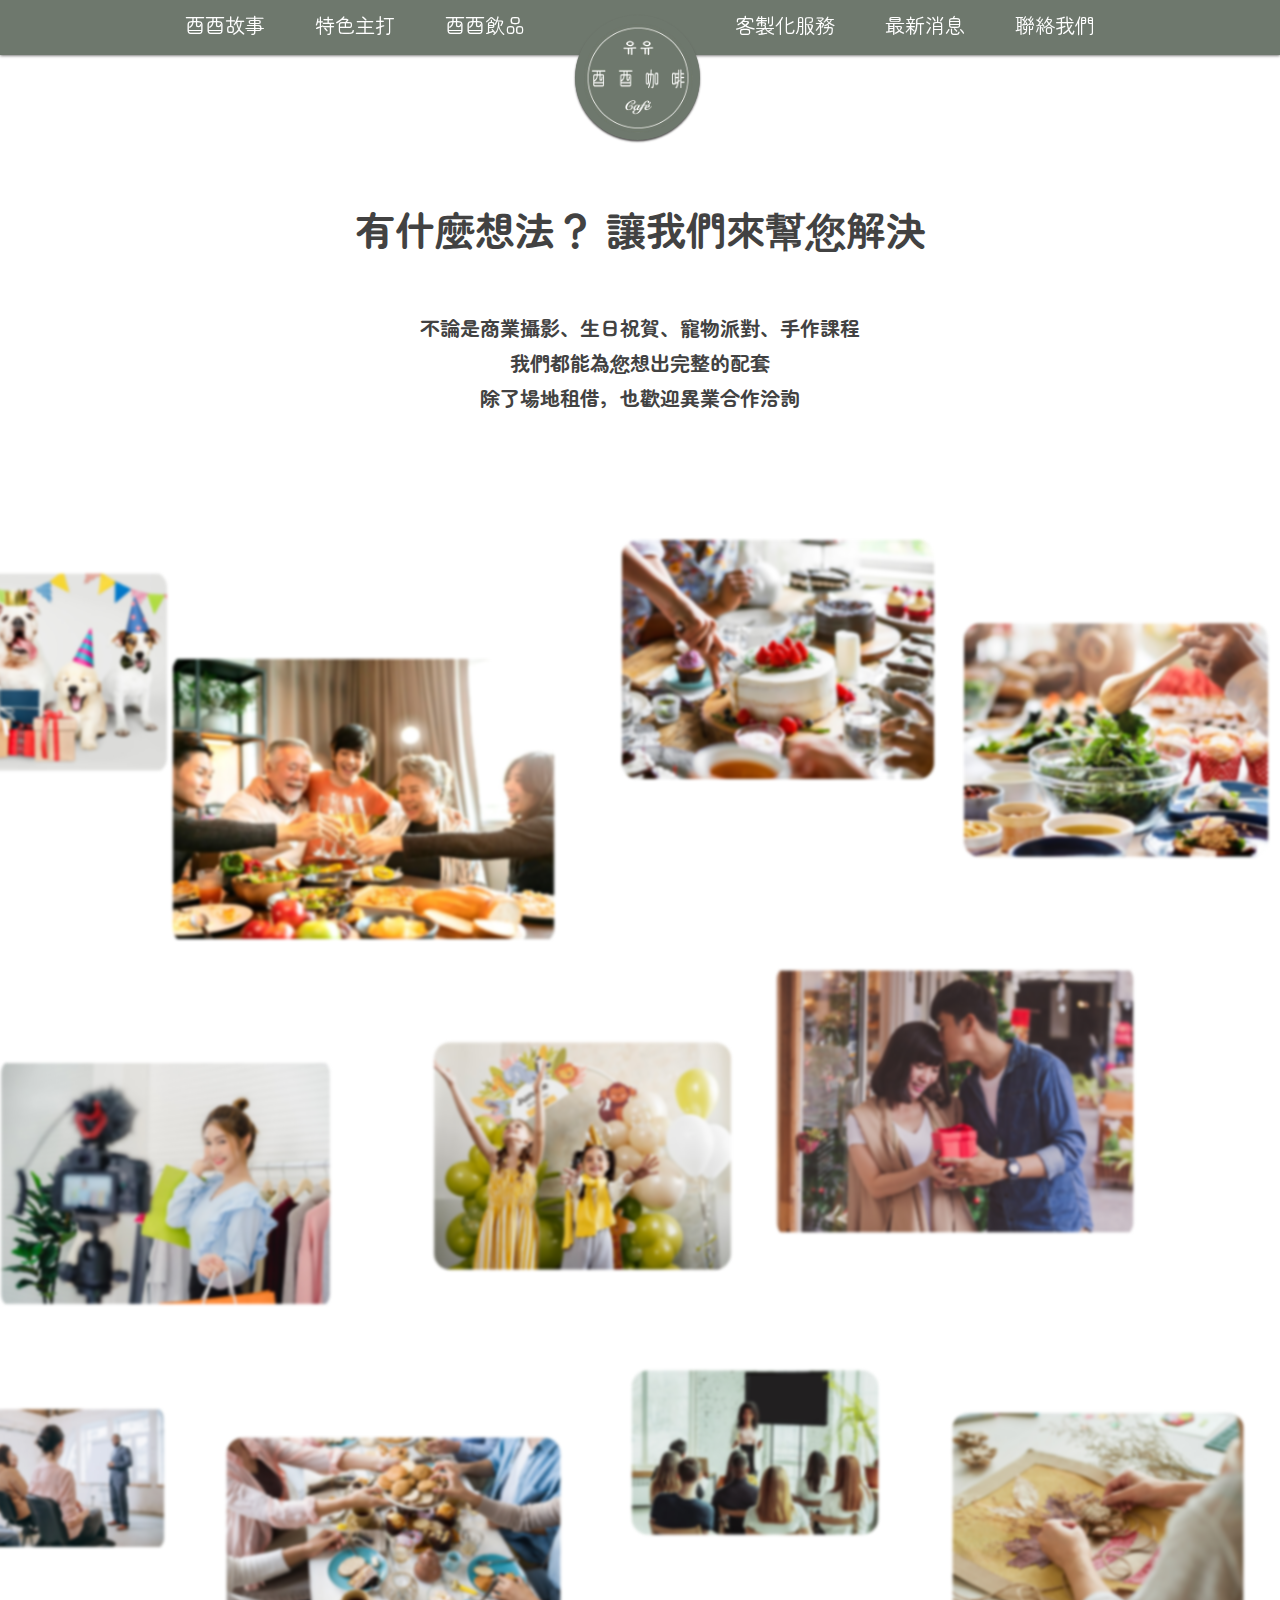
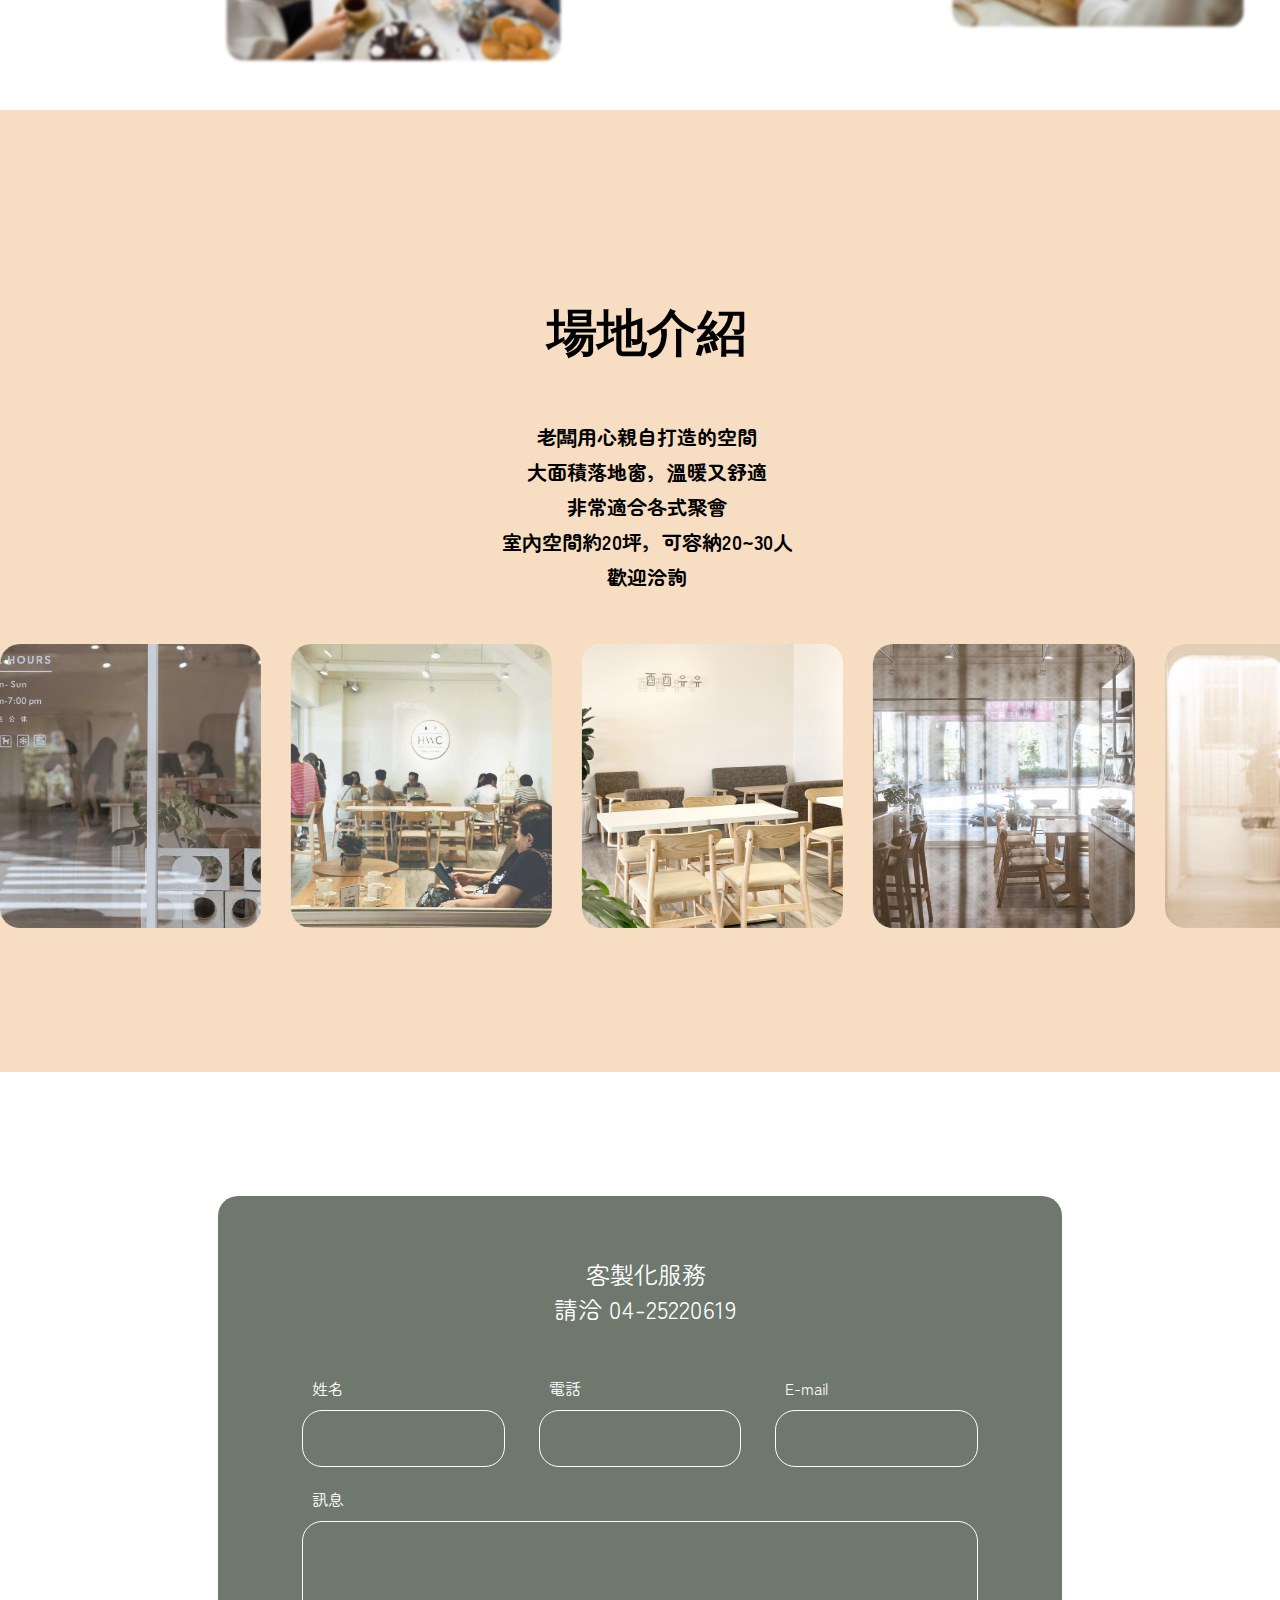
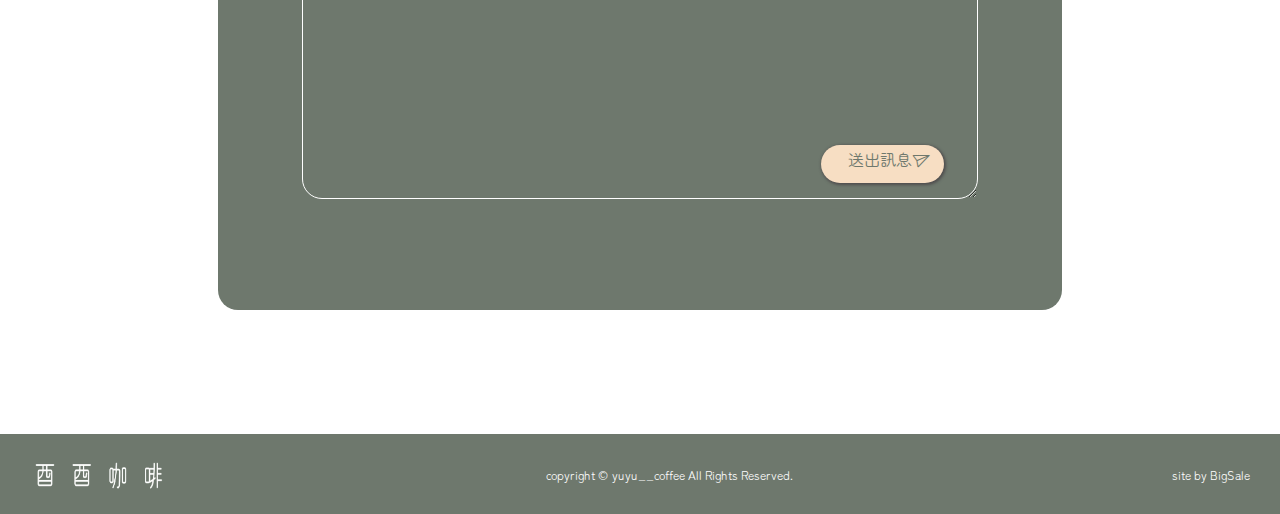
<file: customized.html>
<!DOCTYPE html>
<html lang="en">
<head>
    <meta charset="UTF-8">
    <meta http-equiv="X-UA-Compatible" content="IE=edge">
    <meta name="viewport" content="width=device-width, initial-scale=1.0">
    <link rel="preconnect" href="https://fonts.googleapis.com">
    <link rel="preconnect" href="https://fonts.gstatic.com" crossorigin>
    <link href="https://fonts.googleapis.com/css2?family=Zen+Maru+Gothic&display=swap" rel="stylesheet">
    <link rel="stylesheet" href="https://cdn.jsdelivr.net/npm/swiper/swiper-bundle.min.css"/>
    <link rel="stylesheet" href="https://cdn.jsdelivr.net/npm/bootstrap-icons@1.10.2/font/bootstrap-icons.css">
    <link rel="stylesheet" href="./css/all.min.css">
    <link rel="stylesheet" href="./JS/all.min.js">
    <link rel="stylesheet" href="./css/customized.css">
    <title>客製活動</title>
    <style> 
        @import url('https://fonts.googleapis.com/css2?family=Zen+Maru+Gothic&display=swap');
    </style>
</head>
<body>
    <div id="bar">
        <div class="whiteback">
        </div>
        <i class="fa-solid fa-bars bars"></i>
        <div class="bar-menu">
          <span>酉酉故事</span>
          <span>特色主打</span>
          <span><a href="./menu.html">酉酉飲品</a></span>
          <span><a href="./customized.html">客製化服務</a></span>
          <span><a href="./news.html">最新消息</a></span>
          <span><a href="">聯絡我們</a></span>
        </div>
    </div>
    <nav>
        <div class="bar-L">
          <a class="bar-hover" href="./index-noload.html#about"><span>酉酉故事</span></a>
          <a class="bar-hover" href="./index-noload.html#banner"><span>特色主打</span></a>
          <a class="bar-hover" href="./menu.html"><span>酉酉飲品</span></a>
        </div>
        <div class="bar-logo">
          <div class="logo-back">
            <a href="./index.html"><img src="./Images/LOGO.png" alt=""></a>
          </div>
    
        </div>
        <div class="bar-R">
          <a class="bar-hover" href="./customized.html"><span>客製化服務</span></a>
          <a class="bar-hover" href="./news.html"><span>最新消息</span></a>
          <a class="bar-hover" href="./index-noload.html#contact"><span>聯絡我們</span></a>
        </div>
      </nav>
    
    <main>
        <div class="tittle">
            <h1>有什麼想法？ 讓我們來幫您解決
            </h1>
            <h3>不論是商業攝影、生日祝賀、寵物派對、手作課程 </h3>
            <h3>我們都能為您想出完整的配套</h3>
            <h3>​除了場地租借，也歡迎異業合作洽詢</h3>
        </div>
        
        <div class="schematic">
            <div class="image img1"></div>
            <div class="image img2"></div>
            <div class="image img3"></div>
            <div class="image img4"></div>
            <div class="image img5"></div>
            <div class="image img6"></div>
            <div class="image img7"></div>
            <div class="image img8"></div>
            <div class="image img9"></div>
            <div class="image img10"></div>
            <div class="image img11"></div>
            <!-- <img class="img1" src="https://burgerkingimage.azureedge.net/seina/goshopping8-3-520000/pica-l/a6961814-1146-489e-8c8a-134e38f0656b.png" alt="">
            <img class="img2" src="https://burgerkingimage.azureedge.net/seina/goshopping8-3-520000/pica-l/a6961814-1146-489e-8c8a-134e38f0656b.png" alt="">
            <img class="img3" src="https://burgerkingimage.azureedge.net/seina/goshopping8-3-520000/pica-l/a6961814-1146-489e-8c8a-134e38f0656b.png" alt="">
            <img class="img4" src="https://burgerkingimage.azureedge.net/seina/goshopping8-3-520000/pica-l/a6961814-1146-489e-8c8a-134e38f0656b.png" alt="">
            <img class="img5" src="https://burgerkingimage.azureedge.net/seina/goshopping8-3-520000/pica-l/a6961814-1146-489e-8c8a-134e38f0656b.png" alt="">
            <img class="img6" src="https://burgerkingimage.azureedge.net/seina/goshopping8-3-520000/pica-l/a6961814-1146-489e-8c8a-134e38f0656b.png" alt="">
            <img class="img7" src="https://burgerkingimage.azureedge.net/seina/goshopping8-3-520000/pica-l/a6961814-1146-489e-8c8a-134e38f0656b.png" alt="">
            <img class="img8" src="https://burgerkingimage.azureedge.net/seina/goshopping8-3-520000/pica-l/a6961814-1146-489e-8c8a-134e38f0656b.png" alt="">
            <img class="img9" src="https://burgerkingimage.azureedge.net/seina/goshopping8-3-520000/pica-l/a6961814-1146-489e-8c8a-134e38f0656b.png" alt="">
            <img class="img10" src="https://burgerkingimage.azureedge.net/seina/goshopping8-3-520000/pica-l/a6961814-1146-489e-8c8a-134e38f0656b.png" alt="">
            <img class="img11" src="https://burgerkingimage.azureedge.net/seina/goshopping8-3-520000/pica-l/a6961814-1146-489e-8c8a-134e38f0656b.png" alt=""> -->
        </div>

        <div class="schematic-mobile">
            <div class="image img1"></div>
            <div class="image img2"></div>
            <div class="image img3"></div>
        </div>
        <div class="venue">
            <h1>場地介紹</h1>
            <h3>老闆用心親自打造的空間</h3>
            <h3>大面積落地窗，溫暖又舒適</h3>
            <h3>非常適合各式聚會</h3>
            <h3>室內空間約20坪，可容納20~30人</h3>
            <h3>歡迎洽詢</h3>

            <div class="swiper mySwiper">
                <div class="swiper-wrapper">
                    <div class="swiper-slide">
                    <img src="./Images/np-custom-swipe/cussw1.jfif"alt=""></div>
                    <div class="swiper-slide"><img src="./Images/np-custom-swipe/cussw2.jfif" alt=""></div>
                    <div class="swiper-slide"><img src="./Images/np-custom-swipe/cussw3.jfif" alt=""></div>
                    <div class="swiper-slide"><img src="./Images/np-custom-swipe/cussw4.jfif" alt=""></div>
                    <div class="swiper-slide"><img src="./Images/np-custom-swipe/cussw5.jfif" alt=""></div>
                    <div class="swiper-slide"><img src="./Images/np-custom-swipe/cussw6.jfif" alt=""></div>
                    <div class="swiper-slide"><img src="./Images/np-custom-swipe/cussw7.jfif" alt=""></div>
                    <div class="swiper-slide"><img src="./Images/np-custom-swipe/cussw8.jfif" alt=""></div>
                    <div class="swiper-slide"><img src="./Images/np-custom-swipe/cussw9.jfif" alt=""></div>
                </div>
                <div class="swiper-pagination"></div>
            </div>
        </div>

        <div class="callboss">
            <div class="formbox">
                <div class="title">
                    <h3>客製化服務</h3>
                    <h3>請洽 04-25220619</h3>
                </div>
                <div class="info-box">
                    <div class="name">
                        <span>姓名</span>
                        <input id="nameValue" type="text">
                    </div>
                    <div class="phone">
                        <span>電話</span>
                        <input id="phoneValue" type="text">
                    </div>
                    <div class="mail">
                        <span>E-mail</span>
                        <input id="demandValue" type="text">
                    </div>
                </div>
                <div class="message">
                    <span>訊息</span>
                    <!-- <input id="dataValue" type="text"> -->
                    <textarea id="dataValue"                name="w3review" rows="4" cols="50">
                    </textarea>
                    <button id="submit">
                        <span>送出訊息
                            <p><i class="bi bi-send"></i></p>
                        </span>
                </button>
                </div>

            </div>
        </div>
        <div class="callboss-pad">
            <div class="formbox">
                <div class="title">
                    <h3>客製化服務</h3>
                    <h3>請洽 04-25220619</h3>
                </div>
                <div class="input-box">
                    <div class="message">
                        <!-- <input id="dataValuePad" type="text" placeholder="訊息"> -->
                        <textarea id="dataValuePad" name="w3review" rows="4" cols="50" placeholder="訊息"></textarea>
                    </div>
                    <div class="info-box">
                        <div class="name">
                            <input id="nameValuePad" type="text" placeholder="姓名">
                        </div>
                        <div class="phone">
                            <input id="phoneValuePad" type="text" placeholder="電話">
                        </div>
                        <div class="mail">
                            <input id="demandValuePad" type="text" placeholder="E-mali">
                        </div>
                    </div>
                </div>
                <button id="submit-pad"><span>送出訊息<p>
                    <i class="bi bi-send"></i>
                </p>
                </span></button>
            </div>
        </div>
    </main>
    <footer>
        <div class="logoTxt">
          <img src="./Images/LOGO文字.png" alt="">
        </div>
        <span>copyright © yuyu__coffee All Rights Reserved.</span>
        <div class="maker"><span>site by BigSale</span></div>
    </footer>
</body>

<!-- bar -->
<script>

    let bars = document.querySelector('.bars');
    let barMenu = document.querySelector('.bar-menu');
    let body = document.body;
    let w_back = document.querySelector('.whiteback')

    bars.addEventListener('click',function(){
        console.log(123);
        barMenu.classList.toggle('active');
        body.classList.toggle('ovhd');
        w_back.classList.toggle('active');
    })
</script>

<script src="https://cdn.jsdelivr.net/npm/swiper/swiper-bundle.min.js"></script>

<script src="https://code.jquery.com/jquery-3.3.1.js" integrity="sha256-2Kok7MbOyxpgUVvAk/HJ2jigOSYS2auK4Pfzbm7uH60=" crossorigin="anonymous"></script>

<script>

    var screenWidth = window.innerWidth;
    console.log(screenWidth);

    let slidesViewRwd = 4.5;

    if(screenWidth <= 768){
        slidesViewRwd = 3.5;
    }

    var swiper = new Swiper(".mySwiper", {
    slidesPerView: slidesViewRwd,
    spaceBetween: 30,
    freeMode: true,
    // pagination: {
    //     el: ".swiper-pagination",
    //     clickable: true,
    // },

    // autoplay:true,
    autoplay: {
        delay: 1000,
        stopOnLastSlide: false,
        disableOnInteraction: true,
    },
    speed:2000,
    loop: true,
    });

    let sendButton = document.querySelector('#submit');
    let sendButtonPad = document.querySelector('#submit-pad');
    // let sendButton = document.querySelector('button');

    function send() {
        let name = document.querySelector('#nameValue').value;
        let phone = document.querySelector('#phoneValue').value;
        let demand = document.querySelector('#demandValue').value;
        let data = document.querySelector('#dataValue').value;

        $.ajax({
            // url: "填入google sheet api url",
            url: "https://script.google.com/macros/s/AKfycbw-2udT5dnLc3xdAXMdSmzY_gIOzlKPUHlKUT_DAqpfJDNL5VObWoiSyXUVB3SBiMWlnw/exec",
            data: {
                "name": name,
                "phone": phone,
                "demand": demand,
                "data": data
            },
            success: function(response) {
                if(response == "成功"){
                    alert("您的需求已成功傳達");
                }
            },
        });
    };
    function sendPad() {
        let name = document.querySelector('#nameValuePad').value;
        let phone = document.querySelector('#phoneValuePad').value;
        let demand = document.querySelector('#demandValuePad').value;
        let data = document.querySelector('#dataValuePad').value;

        $.ajax({
            // url: "填入google sheet api url",
            url: "https://script.google.com/macros/s/AKfycbw-2udT5dnLc3xdAXMdSmzY_gIOzlKPUHlKUT_DAqpfJDNL5VObWoiSyXUVB3SBiMWlnw/exec",
            data: {
                "name": name,
                "phone": phone,
                "demand": demand,
                "data": data
            },
            success: function(response) {
                if(response == "成功"){
                    alert("您的需求已成功傳達");
                }
            },
        });
    };

    sendButton.addEventListener('click', send);
    sendButtonPad.addEventListener('click', sendPad);

</script>

</html>
</file>
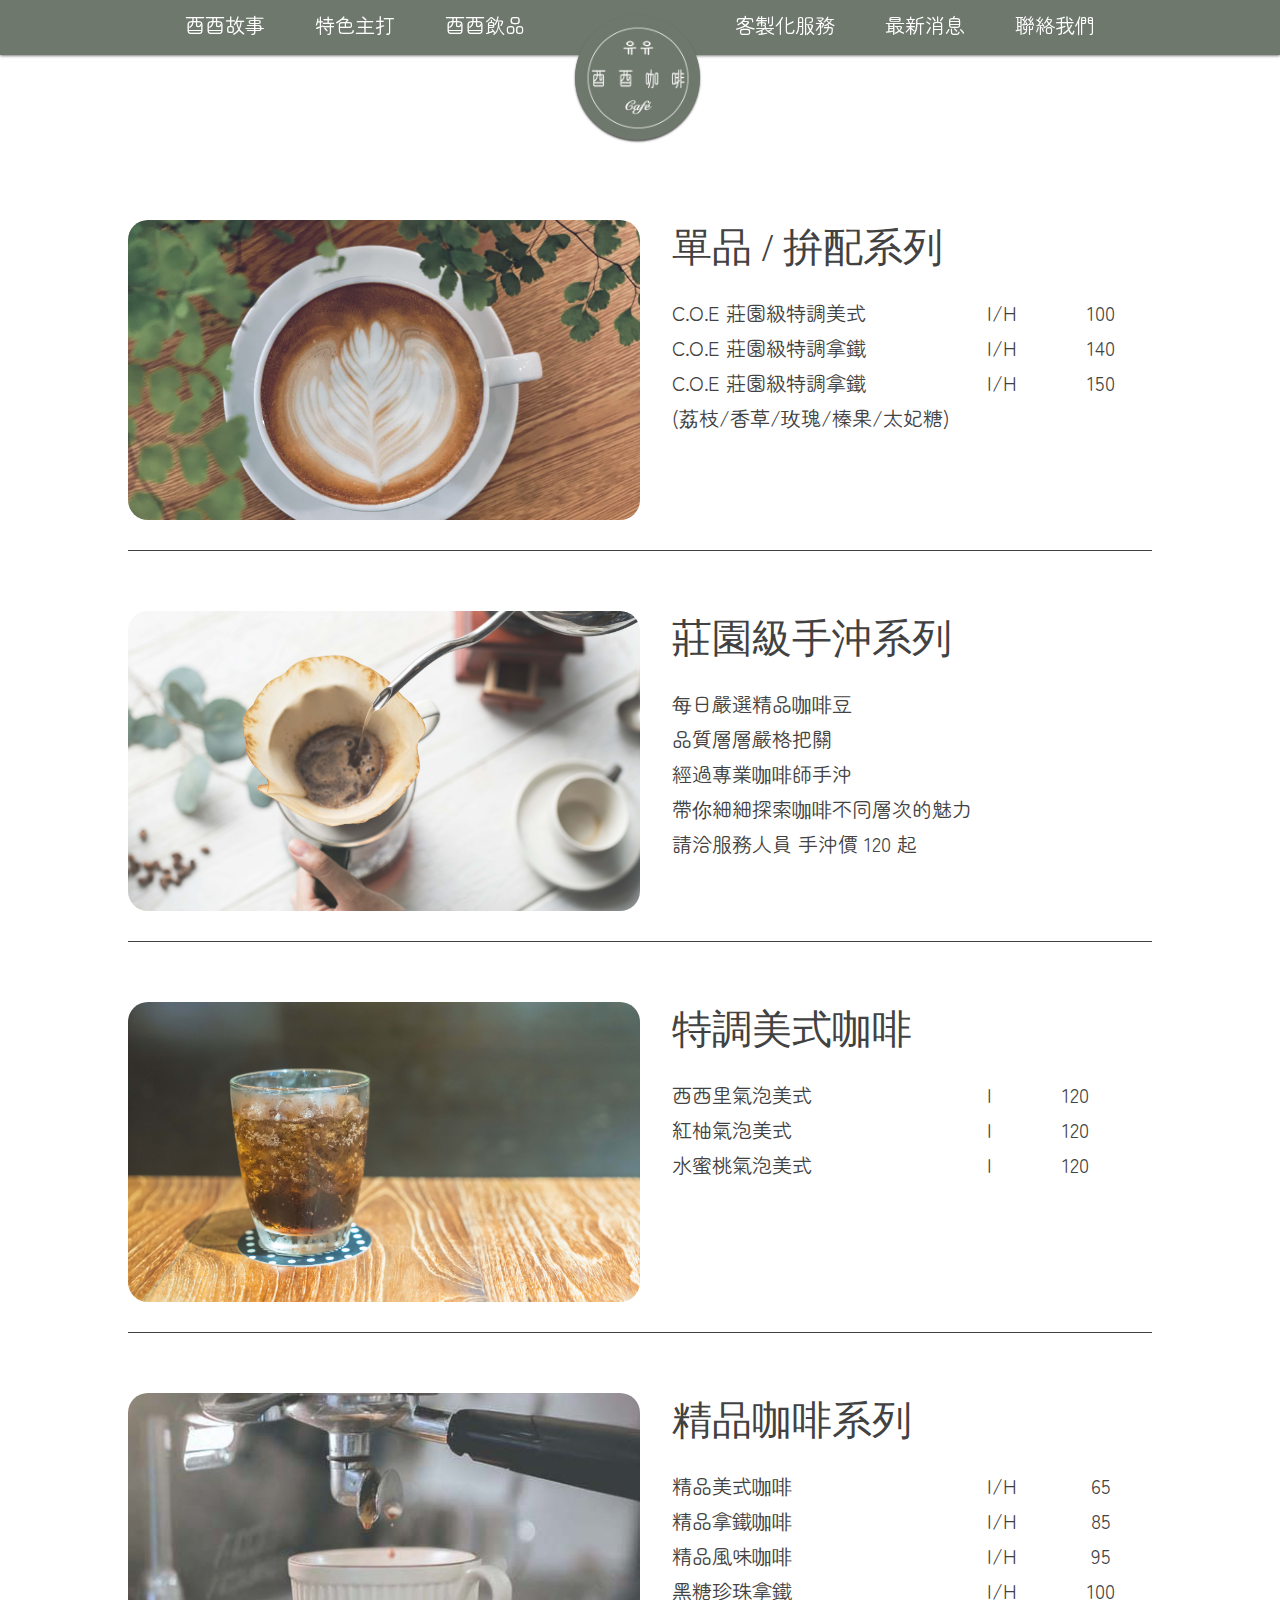
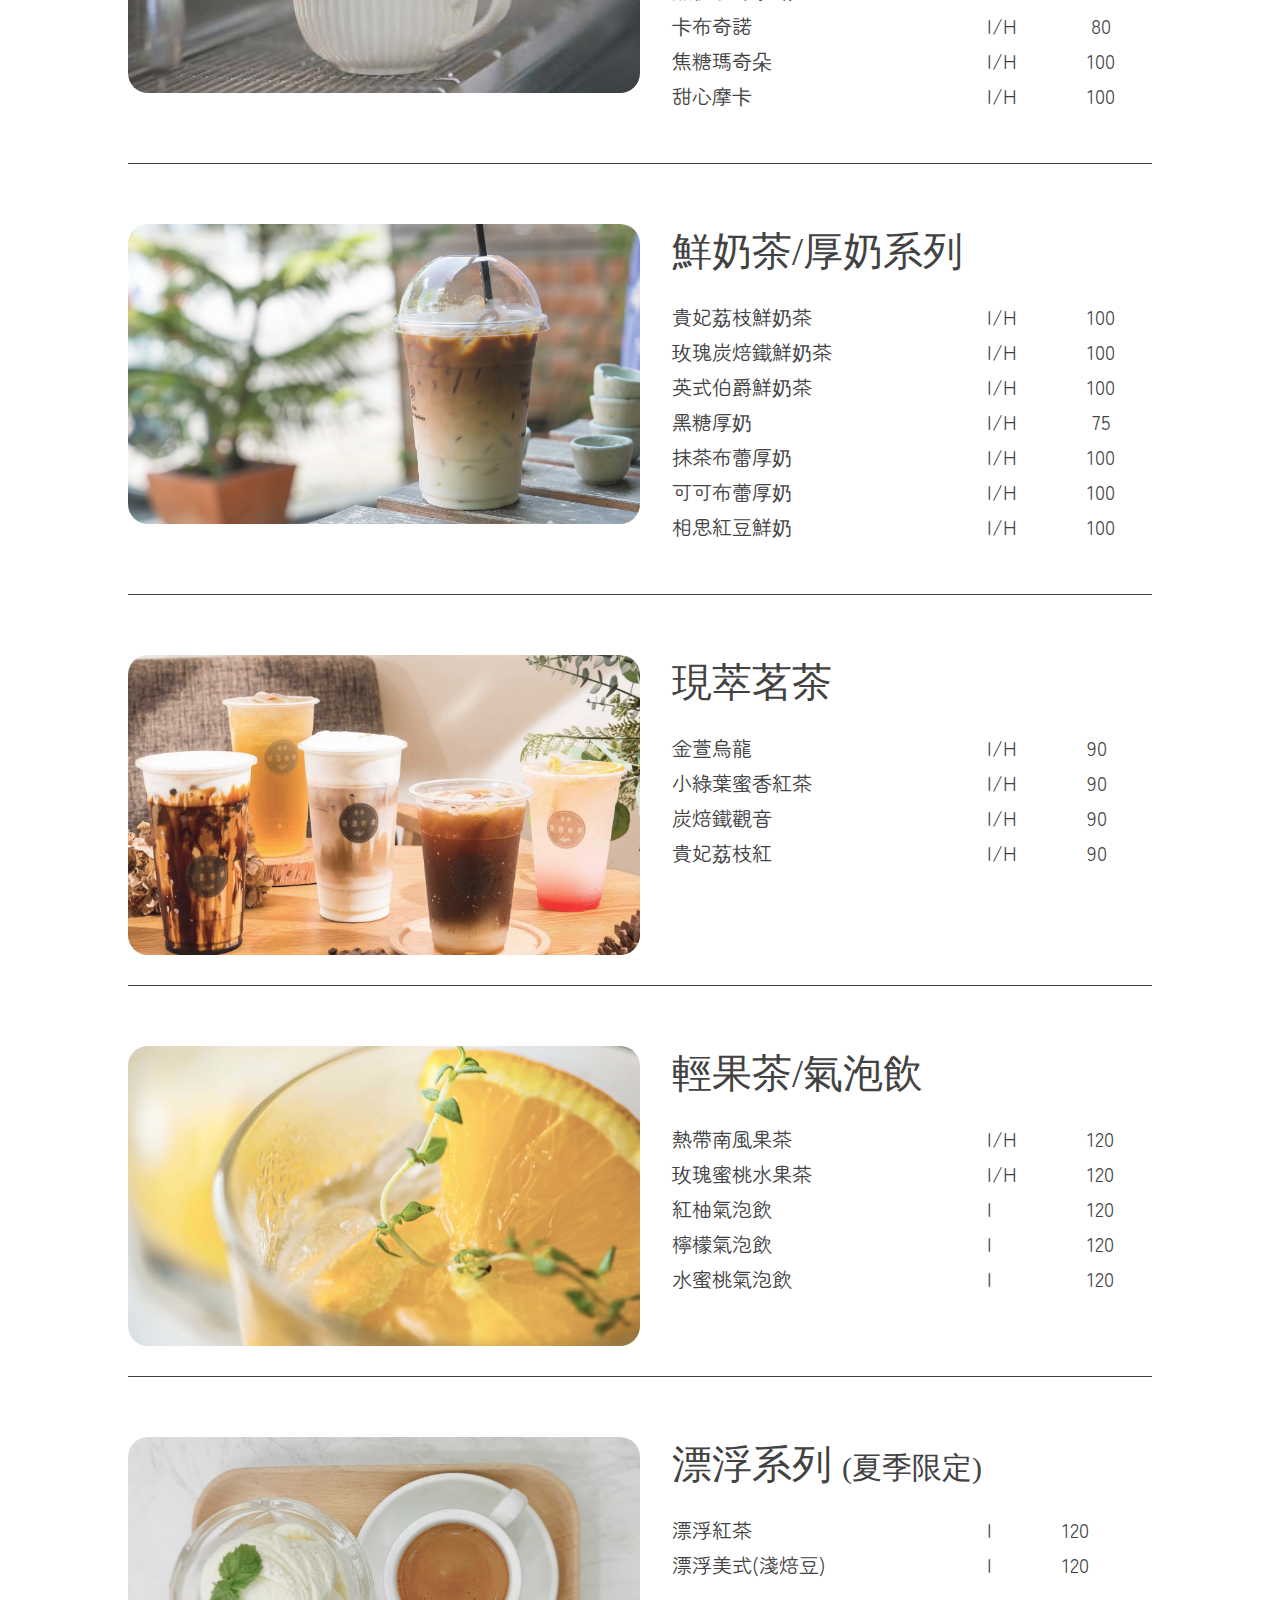
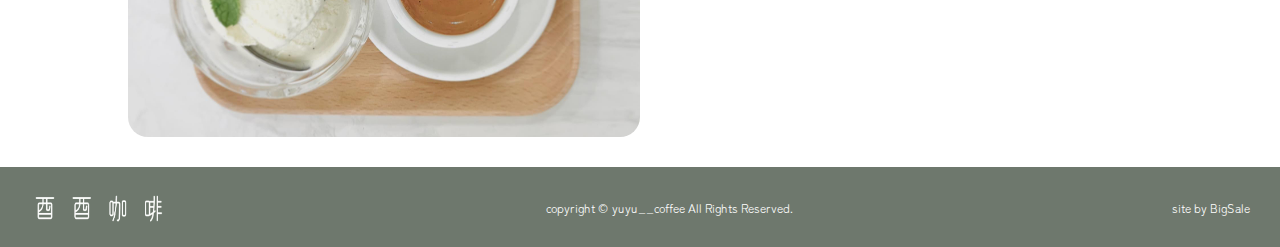
<file: menu.html>
<!DOCTYPE html>
<html lang="en">
<head>
    <meta charset="UTF-8">
    <meta http-equiv="X-UA-Compatible" content="IE=edge">
    <meta name="viewport" content="width=device-width, initial-scale=1.0">
    <link rel="preconnect" href="https://fonts.googleapis.com">
    <link rel="preconnect" href="https://fonts.gstatic.com" crossorigin>
    <link href="https://fonts.googleapis.com/css2?family=Zen+Maru+Gothic&display=swap" rel="stylesheet">
    <link rel="stylesheet" href="./css/all.min.css">
    <link rel="stylesheet" href="./JS/all.min.js">
    <link rel="stylesheet" href="./css/menu.css">
    <title>菜單</title>
    <style>
        @import url('https://fonts.googleapis.com/css2?family=Zen+Maru+Gothic&display=swap');
    </style>
</head>
<body>
    <div id="bar">
        <div class="whiteback">
        </div>
        <i class="fa-solid fa-bars bars"></i>
        <div class="bar-menu">
          <span><a  href="./index.html#about">酉酉故事</a></span>
          <span><a href="#cof">特色主打</a></span>
          <span><a href="./menu.html">酉酉飲品</a></span>
          <span><a href="./customized.html">客製化服務</a></span>
          <span><a href="./news.html">最新消息</a></span>
          <span><a href="./index.html#contact">聯絡我們</a></span>
        </div>
    </div>
    <nav>
        <div class="bar-L">
          <a class="bar-hover" href="./index.html#about"><span>酉酉故事</span></a>
          <a class="bar-hover" href="./index.html#banner"><span>特色主打</span></a>
          <a class="bar-hover" href="./menu.html"><span>酉酉飲品</span></a>
        </div>
        <div class="bar-logo">
          <div class="logo-back">
            <a href="./index.html"><img src="./Images/LOGO.png" alt=""></a>
          </div>
    
        </div>
        <div class="bar-R">
          <a class="bar-hover" href="./customized.html"><span>客製化服務</span></a>
          <a class="bar-hover" href="./news.html"><span>最新消息</span></a>
          <a class="bar-hover" href="./index.html#contact"><span>聯絡我們</span></a>
        </div>
      </nav>

    <main>

        <div class="le-choice">
            <div class="pointer-pc">
                <div class="arrow"></div>
            </div>
            <div class="choice-list">
                <div class="btn btn1 btn-act"><span class="choice span-act">單品</span></div>
                <div class="btn btn2"><span class="choice">莊園</span></div>
                <div class="btn btn3"><span class="choice">特調</span></div>
                <div class="btn btn4"><span class="choice">精品</span></div>
                <div class="btn btn5"><span class="choice">鮮奶</span></div>
                <div class="btn btn6"><span class="choice">茗茶</span></div>
                <div class="btn btn7"><span class="choice">果茶</span></div>
                <div class="btn btn8"><span class="choice">漂浮</span></div>
            </div>
            <div class="pointer-mobile">
                <div class="arrow"></div>
            </div>
        </div>
        <div class="menu-card-box">
            <div class="menu-card card1">
                <div class="image"></div>
                <div class="content">
                    <div class="classification">
                        單品 / 拚配系列
                    </div>
                    <div class="item-list">
                        <div class="item">
                            <span>C.O.E 莊園級特調美式</span><br>
                            <span>C.O.E 莊園級特調拿鐵</span><br>
                            <span>C.O.E 莊園級特調拿鐵</span><br>
                            <span>(荔枝/香草/玫瑰/榛果/太妃糖)</span><br>
                        </div>
                        <div class="hot-cold">
                            <span>I/H</span><br>
                            <span>I/H</span><br>
                            <span>I/H</span><br>
                        </div>
                        <div class="price">
                            <span>100</span>
                            <span>140</span>
                            <span>150</span>
                        </div>

                    </div>
                </div>
            </div>

            <div class="dividing">
            </div>
            <div class="menu-card card2">
                <div class="image"></div>
                <div class="content">
                    <div class="classification">
                        莊園級手沖系列
                    </div>

                    <div class="item-list">
                        <div class="item">
                            <span>每日嚴選精品咖啡豆</span><br>
                            <span>品質層層嚴格把關</span><br>
                            <span>經過專業咖啡師手沖</span><br>
                            <span>帶你細細探索咖啡不同層次的魅力</span><br>
                            <span>請洽服務人員  手沖價 120 起</span><br>
                        </div>
                        <div class="hot-cold">
                        </div>
                        <div class="price">
                        </div>

                    </div>
                </div>
            </div>

            <div class="dividing">
            </div>

            <div class="menu-card card3">
                <div class="image"></div>
                <div class="content">
                    <div class="classification">
                        特調美式咖啡
                    </div>

                    <div class="item-list">
                        <div class="item">
                            <span>西西里氣泡美式</span><br>
                            <span>紅柚氣泡美式</span><br>
                            <span>水蜜桃氣泡美式</span><br>
                            <span></span><br>
                        </div>
                        <div class="hot-cold">
                            <span>I</span><br>
                            <span>I</span><br>
                            <span>I</span><br>
                        </div>
                        <div class="price">
                            <span>120</span>
                            <span>120</span>
                            <span>120</span>
                        </div>

                    </div>
                </div>
            </div>

            <div class="dividing">
            </div>
            <div class="menu-card card4">
                <div class="image"></div>
                <div class="content">
                    <div class="classification">
                        精品咖啡系列
                    </div>

                    <div class="item-list">
                        <div class="item">
                            <span>精品美式咖啡</span><br>
                            <span>精品拿鐵咖啡</span><br>
                            <span>精品風味咖啡</span><br>
                            <span>黑糖珍珠拿鐵</span><br>
                            <span>卡布奇諾</span><br>
                            <span>焦糖瑪奇朵</span><br>
                            <span>甜心摩卡</span><br>
                        </div>
                        <div class="hot-cold">
                            <span>I/H</span><br>
                            <span>I/H</span><br>
                            <span>I/H</span><br>
                            <span>I/H</span><br>
                            <span>I/H</span><br>
                            <span>I/H</span><br>
                            <span>I/H</span><br>
                        </div>
                        <div class="price">
                            <span>65</span>
                            <span>85</span>
                            <span>95</span>
                            <span>100</span>
                            <span>80</span>
                            <span>100</span>
                            <span>100</span>
                        </div>

                    </div>
                </div>
            </div>

            <div class="dividing">
            </div>

            <div class="menu-card card5">
                <div class="image"></div>
                <div class="content">
                    <div class="classification">
                        鮮奶茶/厚奶系列
                    </div>

                    <div class="item-list">
                        <div class="item">
                            <span>貴妃荔枝鮮奶茶</span><br>
                            <span>玫瑰炭焙鐵鮮奶茶</span><br>
                            <span>英式伯爵鮮奶茶</span><br>
                            <span>黑糖厚奶</span><br>
                            <span>抹茶布蕾厚奶</span><br>
                            <span>可可布蕾厚奶</span><br>
                            <span>相思紅豆鮮奶</span><br>
                        </div>
                        <div class="hot-cold">
                            <span>I/H</span><br>
                            <span>I/H</span><br>
                            <span>I/H</span><br>
                            <span>I/H</span><br>
                            <span>I/H</span><br>
                            <span>I/H</span><br>
                            <span>I/H</span><br>
                        </div>
                        <div class="price">
                            <span>100</span>
                            <span>100</span>
                            <span>100</span>
                            <span>75</span>
                            <span>100</span>
                            <span>100</span>
                            <span>100</span>
                        </div>

                    </div>
                </div>
            </div>

            <div class="dividing">
            </div>
            <div class="menu-card card6">
                <div class="image"></div>
                <div class="content">
                    <div class="classification">
                        現萃茗茶
                    </div>

                    <div class="item-list">
                        <div class="item">
                            <span>金萱烏龍</span><br>
                            <span>小綠葉蜜香紅茶</span><br>
                            <span>炭焙鐵觀音</span><br>
                            <span>貴妃荔枝紅</span><br>
                        </div>
                        <div class="hot-cold">
                            <span>I/H</span><br>
                            <span>I/H</span><br>
                            <span>I/H</span><br>
                            <span>I/H</span><br>
                        </div>
                        <div class="price">
                            <span>90</span>
                            <span>90</span>
                            <span>90</span>
                            <span>90</span>
                        </div>

                    </div>
                </div>
            </div>

            <div class="dividing">
            </div>
            <div class="menu-card card7">
                <div class="image"></div>
                <div class="content">
                    <div class="classification">
                        輕果茶/氣泡飲
                    </div>

                    <div class="item-list">
                        <div class="item">
                            <span>熱帶南風果茶</span><br>
                            <span>玫瑰蜜桃水果茶</span><br>
                            <span>紅柚氣泡飲</span><br>
                            <span>檸檬氣泡飲</span><br>
                            <span>水蜜桃氣泡飲</span><br>
                        </div>
                        <div class="hot-cold">
                            <span>I/H</span><br>
                            <span>I/H</span><br>
                            <span>I</span><br>
                            <span>I</span><br>
                            <span>I</span><br>
                        </div>
                        <div class="price">
                            <span>120</span>
                            <span>120</span>
                            <span>120</span>
                            <span>120</span>
                            <span>120</span>
                        </div>

                    </div>
                </div>
            </div>

            <div class="dividing">
            </div>
            <div class="menu-card card8">
                <div class="image"></div>
                <div class="content">
                    <div class="classification">
                        漂浮系列
                        <span>(夏季限定)</span>
                    </div>

                    <div class="item-list">
                        <div class="item">
                            <span>漂浮紅茶</span><br>
                            <span>漂浮美式(淺焙豆)</span><br>
                        </div>
                        <div class="hot-cold">
                            <span>I</span><br>
                            <span>I</span><br>
                        </div>
                        <div class="price">
                            <span>120</span>
                            <span>120</span>
                        </div>

                    </div>
                </div>
        </div>

    </main>
    <footer>
        <div class="logoTxt">
          <img src="./Images/LOGO文字.png" alt="">
        </div>
        <span>copyright © yuyu__coffee All Rights Reserved.</span>
        <div class="maker"><span>site by BigSale</span></div>
    </footer>
</body>

<!-- bar -->
<script>

    let bars = document.querySelector('.bars');
    let barMenu = document.querySelector('.bar-menu');
    let body = document.body;
    let w_back = document.querySelector('.whiteback')

    bars.addEventListener('click',function(){
        barMenu.classList.toggle('active');
        body.classList.toggle('ovhd');
        w_back.classList.toggle('active');
    })
</script>
<!-- 左邊指針 -->
<script>

    let pointerPc = document.querySelector('.pointer-pc');
    let btn1 = document.querySelector('.btn1');
    let btn2 = document.querySelector('.btn2');
    let btn3 = document.querySelector('.btn3');
    let btn4 = document.querySelector('.btn4');
    let btn5 = document.querySelector('.btn5');
    let btn6 = document.querySelector('.btn6');
    let btn7 = document.querySelector('.btn7');
    let btn8 = document.querySelector('.btn8');

    let sp1 = document.querySelector('.btn1 span');
    let sp2 = document.querySelector('.btn2 span');
    let sp3 = document.querySelector('.btn3 span');
    let sp4 = document.querySelector('.btn4 span');
    let sp5 = document.querySelector('.btn5 span');
    let sp6 = document.querySelector('.btn6 span');
    let sp7 = document.querySelector('.btn7 span');
    let sp8 = document.querySelector('.btn8 span');



    btn1.addEventListener('click',function(){
        scroll(0,100);
        btn1.classList.add('btn-act');
        btn2.classList.remove('btn-act');
        btn3.classList.remove('btn-act');
        btn4.classList.remove('btn-act');
        btn5.classList.remove('btn-act');
        btn6.classList.remove('btn-act');
        btn7.classList.remove('btn-act');
        btn8.classList.remove('btn-act');
        sp1.classList.add('span-act');
        sp2.classList.remove('span-act');
        sp3.classList.remove('span-act');
        sp4.classList.remove('span-act');
        sp5.classList.remove('span-act');
        sp6.classList.remove('span-act');
        sp7.classList.remove('span-act');
        sp8.classList.remove('span-act');
        // pointerPc.style.transform = 'rotate(-80deg)';
        setTimeout(function () {
            pointerPc.style.transform = 'rotate(-80deg)';
        }, 50);
    });
    btn2.addEventListener('click',function(){
        scroll(0,500);
        btn1.classList.remove('btn-act');
        btn2.classList.add('btn-act');
        btn3.classList.remove('btn-act');
        btn4.classList.remove('btn-act');
        btn5.classList.remove('btn-act');
        btn6.classList.remove('btn-act');
        btn7.classList.remove('btn-act');
        btn8.classList.remove('btn-act');
        sp1.classList.remove('span-act');
        sp2.classList.add('span-act');
        sp3.classList.remove('span-act');
        sp4.classList.remove('span-act');
        sp5.classList.remove('span-act');
        sp6.classList.remove('span-act');
        sp7.classList.remove('span-act');
        sp8.classList.remove('span-act');
        // pointerPc.style.transform = 'rotate(-60deg)';
        setTimeout(function () {
            pointerPc.style.transform = 'rotate(-60deg)';
        }, 50);

    });
    btn3.addEventListener('click',function(){
        scroll(0,900);
        btn1.classList.remove('btn-act');
        btn2.classList.remove('btn-act');
        btn3.classList.add('btn-act');
        btn4.classList.remove('btn-act');
        btn5.classList.remove('btn-act');
        btn6.classList.remove('btn-act');
        btn7.classList.remove('btn-act');
        btn8.classList.remove('btn-act');
        sp1.classList.remove('span-act');
        sp2.classList.remove('span-act');
        sp3.classList.add('span-act');
        sp4.classList.remove('span-act');
        sp5.classList.remove('span-act');
        sp6.classList.remove('span-act');
        sp7.classList.remove('span-act');
        sp8.classList.remove('span-act');
        // pointerPc.style.transform = 'rotate(-30deg)';
        setTimeout(function () {
            pointerPc.style.transform = 'rotate(-30deg)';
        }, 50);
    });
    btn4.addEventListener('click',function(){
        scroll(0,1300);
        btn1.classList.remove('btn-act');
        btn2.classList.remove('btn-act');
        btn3.classList.remove('btn-act');
        btn4.classList.add('btn-act');
        btn5.classList.remove('btn-act');
        btn6.classList.remove('btn-act');
        btn7.classList.remove('btn-act');
        btn8.classList.remove('btn-act');
        sp1.classList.remove('span-act');
        sp2.classList.remove('span-act');
        sp3.classList.remove('span-act');
        sp4.classList.add('span-act');
        sp5.classList.remove('span-act');
        sp6.classList.remove('span-act');
        sp7.classList.remove('span-act');
        sp8.classList.remove('span-act');
        // pointerPc.style.transform = 'rotate(-10deg)';
        setTimeout(function () {
            pointerPc.style.transform = 'rotate(-10deg)';
        }, 50);
    });
    btn5.addEventListener('click',function(){
        scroll(0,1750);
        btn1.classList.remove('btn-act');
        btn2.classList.remove('btn-act');
        btn3.classList.remove('btn-act');
        btn4.classList.remove('btn-act');
        btn5.classList.add('btn-act');
        btn6.classList.remove('btn-act');
        btn7.classList.remove('btn-act');
        btn8.classList.remove('btn-act');
        sp1.classList.remove('span-act');
        sp2.classList.remove('span-act');
        sp3.classList.remove('span-act');
        sp4.classList.remove('span-act');
        sp5.classList.add('span-act');
        sp6.classList.remove('span-act');
        sp7.classList.remove('span-act');
        sp8.classList.remove('span-act');
        // pointerPc.style.transform = 'rotate(10deg)';
        setTimeout(function () {
            pointerPc.style.transform = 'rotate(10deg)';
        }, 50);
    });
    btn6.addEventListener('click',function(){
        scroll(0,2200);
        btn1.classList.remove('btn-act');
        btn2.classList.remove('btn-act');
        btn3.classList.remove('btn-act');
        btn4.classList.remove('btn-act');
        btn5.classList.remove('btn-act');
        btn6.classList.add('btn-act');
        btn7.classList.remove('btn-act');
        btn8.classList.remove('btn-act');
        sp1.classList.remove('span-act');
        sp2.classList.remove('span-act');
        sp3.classList.remove('span-act');
        sp4.classList.remove('span-act');
        sp5.classList.remove('span-act');
        sp6.classList.add('span-act');
        sp7.classList.remove('span-act');
        sp8.classList.remove('span-act');
        // pointerPc.style.transform = 'rotate(30deg)';
        setTimeout(function () {
            pointerPc.style.transform = 'rotate(30deg)';
        }, 50);
    });
    btn7.addEventListener('click',function(){
        scroll(0,2500);
        btn1.classList.remove('btn-act');
        btn2.classList.remove('btn-act');
        btn3.classList.remove('btn-act');
        btn4.classList.remove('btn-act');
        btn5.classList.remove('btn-act');
        btn6.classList.remove('btn-act');
        btn7.classList.add('btn-act');
        btn8.classList.remove('btn-act');
        sp1.classList.remove('span-act');
        sp2.classList.remove('span-act');
        sp3.classList.remove('span-act');
        sp4.classList.remove('span-act');
        sp5.classList.remove('span-act');
        sp6.classList.remove('span-act');
        sp7.classList.add('span-act');
        sp8.classList.remove('span-act');
        // pointerPc.style.transform = 'rotate(50deg)';
        setTimeout(function () {
            pointerPc.style.transform = 'rotate(50deg)';
        }, 50);
    });
    btn8.addEventListener('click',function(){
        scroll(0,2500);
        btn1.classList.remove('btn-act');
        btn2.classList.remove('btn-act');
        btn3.classList.remove('btn-act');
        btn4.classList.remove('btn-act');
        btn5.classList.remove('btn-act');
        btn6.classList.remove('btn-act');
        btn7.classList.remove('btn-act');
        btn8.classList.add('btn-act');
        sp1.classList.remove('span-act');
        sp2.classList.remove('span-act');
        sp3.classList.remove('span-act');
        sp4.classList.remove('span-act');
        sp5.classList.remove('span-act');
        sp6.classList.remove('span-act');
        sp7.classList.remove('span-act');
        sp8.classList.add('span-act');
        // pointerPc.style.transform = 'rotate(80deg)';
        setTimeout(function () {
            pointerPc.style.transform = 'rotate(80deg)';
        }, 50);
    });

    window.addEventListener('scroll', function() {
        // console.log(window.scrollY);
        pointerPc.style.transform = `rotate(${-80+(window.scrollY/16)}deg)`;
        if(window.scrollY>=0 && window.scrollY<100){
            btn1.classList.add('btn-act');
            btn2.classList.remove('btn-act');
            btn3.classList.remove('btn-act');
            btn4.classList.remove('btn-act');
            btn5.classList.remove('btn-act');
            btn6.classList.remove('btn-act');
            btn7.classList.remove('btn-act');
            btn8.classList.remove('btn-act');
            sp1.classList.add('span-act');
            sp2.classList.remove('span-act');
            sp3.classList.remove('span-act');
            sp4.classList.remove('span-act');
            sp5.classList.remove('span-act');
            sp6.classList.remove('span-act');
            sp7.classList.remove('span-act');
            sp8.classList.remove('span-act');
        }else if(window.scrollY>=500 && window.scrollY<800){
            
            btn1.classList.remove('btn-act');
            btn2.classList.add('btn-act');
            btn3.classList.remove('btn-act');
            btn4.classList.remove('btn-act');
            btn5.classList.remove('btn-act');
            btn6.classList.remove('btn-act');
            btn7.classList.remove('btn-act');
            btn8.classList.remove('btn-act');
            sp1.classList.remove('span-act');
            sp2.classList.add('span-act');
            sp3.classList.remove('span-act');
            sp4.classList.remove('span-act');
            sp5.classList.remove('span-act');
            sp6.classList.remove('span-act');
            sp7.classList.remove('span-act');
            sp8.classList.remove('span-act');
        }else if(window.scrollY>=800 && window.scrollY<1200){
            btn1.classList.remove('btn-act');
            btn2.classList.remove('btn-act');
            btn3.classList.add('btn-act');
            btn4.classList.remove('btn-act');
            btn5.classList.remove('btn-act');
            btn6.classList.remove('btn-act');
            btn7.classList.remove('btn-act');
            btn8.classList.remove('btn-act');
            sp1.classList.remove('span-act');
            sp2.classList.remove('span-act');
            sp3.classList.add('span-act');
            sp4.classList.remove('span-act');
            sp5.classList.remove('span-act');
            sp6.classList.remove('span-act');
            sp7.classList.remove('span-act');
            sp8.classList.remove('span-act');
        }else if(window.scrollY>=1200 && window.scrollY<1600){
            btn1.classList.remove('btn-act');
            btn2.classList.remove('btn-act');
            btn3.classList.remove('btn-act');
            btn4.classList.add('btn-act');
            btn5.classList.remove('btn-act');
            btn6.classList.remove('btn-act');
            btn7.classList.remove('btn-act');
            btn8.classList.remove('btn-act');
            sp1.classList.remove('span-act');
            sp2.classList.remove('span-act');
            sp3.classList.remove('span-act');
            sp4.classList.add('span-act');
            sp5.classList.remove('span-act');
            sp6.classList.remove('span-act');
            sp7.classList.remove('span-act');
            sp8.classList.remove('span-act');
        }else if(window.scrollY>=1600 && window.scrollY<2100){
            btn1.classList.remove('btn-act');
            btn2.classList.remove('btn-act');
            btn3.classList.remove('btn-act');
            btn4.classList.remove('btn-act');
            btn5.classList.add('btn-act');
            btn6.classList.remove('btn-act');
            btn7.classList.remove('btn-act');
            btn8.classList.remove('btn-act');
            sp1.classList.remove('span-act');
            sp2.classList.remove('span-act');
            sp3.classList.remove('span-act');
            sp4.classList.remove('span-act');
            sp5.classList.add('span-act');
            sp6.classList.remove('span-act');
            sp7.classList.remove('span-act');
            sp8.classList.remove('span-act');
        }else if(window.scrollY>=2100 && window.scrollY<2200){
            btn1.classList.remove('btn-act');
            btn2.classList.remove('btn-act');
            btn3.classList.remove('btn-act');
            btn4.classList.remove('btn-act');
            btn5.classList.remove('btn-act');
            btn6.classList.add('btn-act');
            btn7.classList.remove('btn-act');
            btn8.classList.remove('btn-act');
            sp1.classList.remove('span-act');
            sp2.classList.remove('span-act');
            sp3.classList.remove('span-act');
            sp4.classList.remove('span-act');
            sp5.classList.remove('span-act');
            sp6.classList.add('span-act');
            sp7.classList.remove('span-act');
            sp8.classList.remove('span-act');
        }else if(window.scrollY>=2200 && window.scrollY<2300){
            btn1.classList.remove('btn-act');
            btn2.classList.remove('btn-act');
            btn3.classList.remove('btn-act');
            btn4.classList.remove('btn-act');
            btn5.classList.remove('btn-act');
            btn6.classList.remove('btn-act');
            btn7.classList.add('btn-act');
            btn8.classList.remove('btn-act');
            sp1.classList.remove('span-act');
            sp2.classList.remove('span-act');
            sp3.classList.remove('span-act');
            sp4.classList.remove('span-act');
            sp5.classList.remove('span-act');
            sp6.classList.remove('span-act');
            sp7.classList.add('span-act');
            sp8.classList.remove('span-act');
        }else if(window.scrollY>=2300 && window.scrollY<3000){
            btn1.classList.remove('btn-act');
            btn2.classList.remove('btn-act');
            btn3.classList.remove('btn-act');
            btn4.classList.remove('btn-act');
            btn5.classList.remove('btn-act');
            btn6.classList.remove('btn-act');
            btn7.classList.remove('btn-act');
            btn8.classList.add('btn-act');
            sp1.classList.remove('span-act');
            sp2.classList.remove('span-act');
            sp3.classList.remove('span-act');
            sp4.classList.remove('span-act');
            sp5.classList.remove('span-act');
            sp6.classList.remove('span-act');
            sp7.classList.remove('span-act');
            sp8.classList.add('span-act');
        }
    });

    

</script>


</html>
</file>
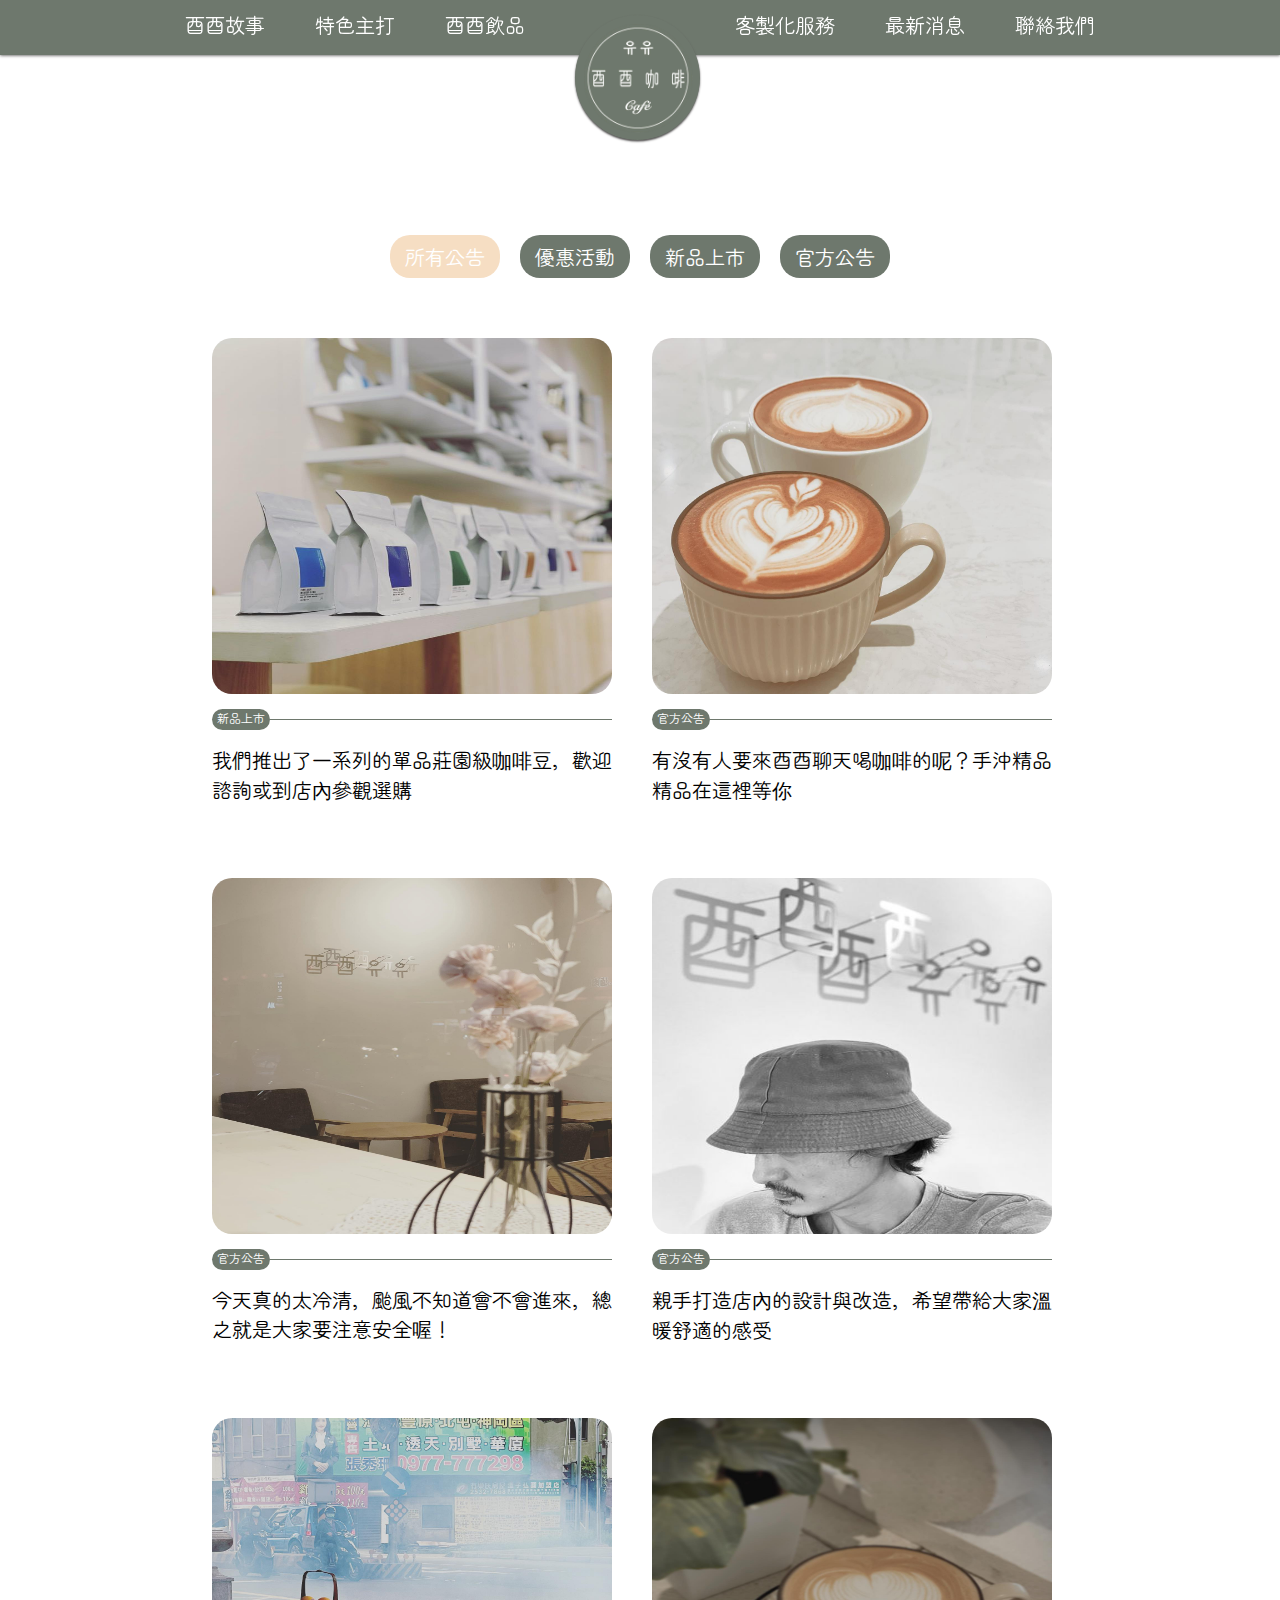
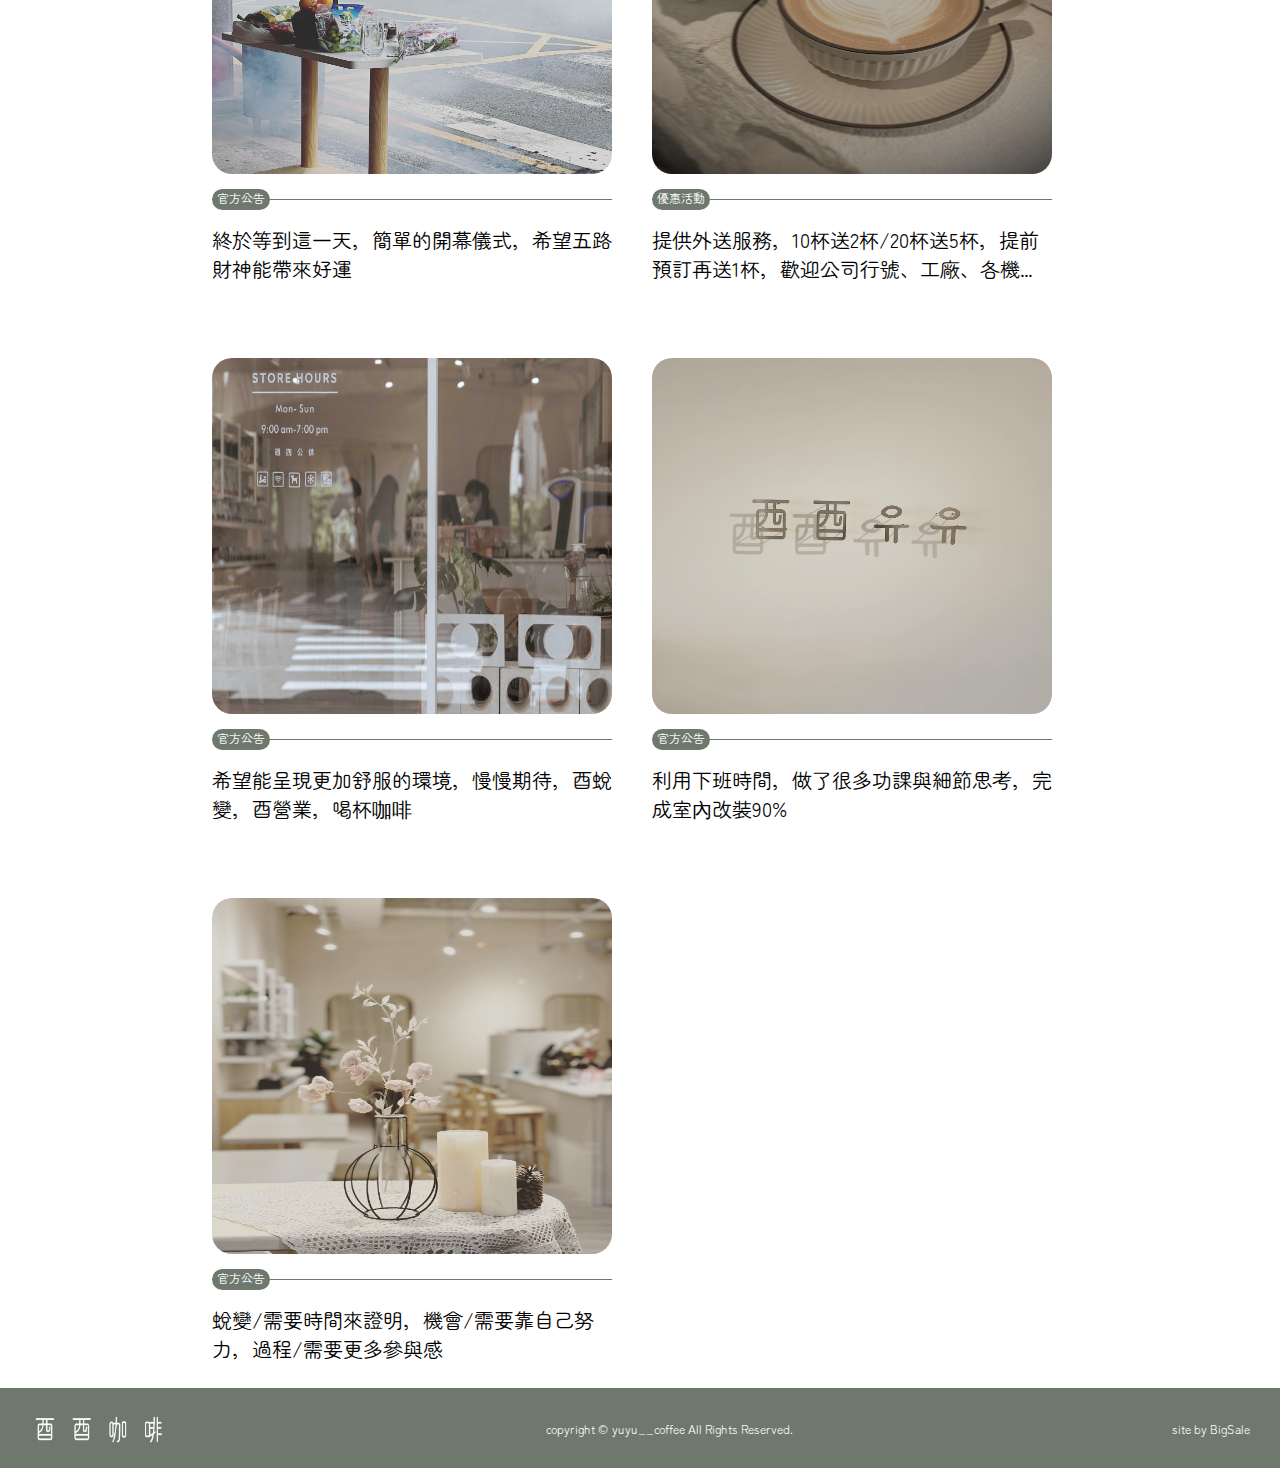
<file: news.html>
<!DOCTYPE html>
<html lang="en">
<head>
    <meta charset="UTF-8">
    <meta http-equiv="X-UA-Compatible" content="IE=edge">
    <meta name="viewport" content="width=device-width, initial-scale=1.0">
    <link rel="preconnect" href="https://fonts.googleapis.com">
    <link rel="preconnect" href="https://fonts.gstatic.com" crossorigin>
    <link rel="stylesheet" href="./css/all.min.css">
    <link rel="stylesheet" href="./JS/all.min.js">
    <link href="https://fonts.googleapis.com/css2?family=Zen+Maru+Gothic&display=swap" rel="stylesheet">
    <link rel="stylesheet" href="./css/news.css">
    <title>最新消息</title>
    <style> 
        @import url('https://fonts.googleapis.com/css2?family=Zen+Maru+Gothic&display=swap');
    </style>
</head>
<body>
    <div id="bar">
        <div class="whiteback">
        </div>
        <i class="fa-solid fa-bars bars"></i>
        <div class="bar-menu">
          <span>酉酉故事</span>
          <span>特色主打</span>
          <span><a href="./menu.html">酉酉飲品</a></span>
          <span><a href="./customized.html">客製化服務</a></span>
          <span><a href="./news.html">最新消息</a></span>
          <span><a href="">聯絡我們</a></span>
        </div>
    </div>
    <nav>
        <div class="bar-L">
          <a class="bar-hover" href="./index-noload.html#about"><span>酉酉故事</span></a>
          <a class="bar-hover" href="./index-noload.html#banner"><span>特色主打</span></a>
          <a class="bar-hover" href="./menu.html"><span>酉酉飲品</span></a>
        </div>
        <div class="bar-logo">
          <div class="logo-back">
            <a href="./index.html"><img src="./Images/LOGO.png" alt=""></a>
          </div>
    
        </div>
        <div class="bar-R">
          <a class="bar-hover" href="./customized.html"><span>客製化服務</span></a>
          <a class="bar-hover" href="./news.html"><span>最新消息</span></a>
          <a class="bar-hover" href="./index-noload.html#contact"><span>聯絡我們</span></a>
        </div>
      </nav>
    <main>
        <div class="buttonbox">
            <div class="btn tab active"><span>所有公告</span></div>
            <div class="btn tab"><span>優惠活動</span></div>
            <div class="btn tab"><span>新品上市</span></div>
            <div class="btn tab"><span>官方公告</span></div>
        </div>
        <div class="buttonbox-pad">
            <div class="btn tab-pad active"><span>所有公告</span></div>
            <div class="btn tab-pad"><span>優惠活動</span></div>
            <div class="btn tab-pad"><span>新品上市</span></div>
            <div class="btn tab-pad"><span>官方公告</span></div>
        </div>
        <div class="container">
            <div class="cardbox">
                <!-- <div class="card">
                    <div class="card-img">
                        <img src="https://www.mos.com.tw/Upload/images/202212/%E6%91%A9%E6%96%AF%E5%A0%B1%E5%A0%B1/202211%2012%E6%9C%88%E6%91%A9%E6%96%AF%E5%A0%B1%E5%A0%B1_%E5%B0%81%E9%9D%A2.jpg" alt="">
                    </div>
                    <div class="news-class">
                        <div class="label">
                            <span>新品上市</span>
                        </div>
                        <div class="line-box">
                            <div class="line"></div>
                        </div>
                    </div>
                    <p class="ellipsis2">我們推出了一系列的單品莊園級咖啡豆，歡迎諮詢或到店內參觀選購</p>
                </div> -->
            </div>
        </div>
        <div class="container-pad">
            <div class="cardbox-pad">
                <!-- <div class="card">
                    <div class="card-img">
                        <img src="./Images/機器調亮.jpg" alt="">
                    </div>
                    <div class="content">
                        <div class="news-class">
                            <div class="label">
                                <span>機器調亮</span>
                            </div>
                        </div>
                        <p class="ellipsis3">
                            我們推出了一系列的單品莊園級咖啡豆，歡迎諮詢或到店內參觀選購我們推出了一系列的單品莊園級咖啡豆，歡迎諮詢或到店內參觀選購
                        </p>
                    </div> -->

                </div>
            </div>
        </div>
    </main>
    <footer>
        <div class="logoTxt">
          <img src="./Images/LOGO文字.png" alt="">
        </div>
        <span>copyright © yuyu__coffee All Rights Reserved.</span>
        <div class="maker"><span>site by BigSale</span></div>
    </footer>

</body>

<!-- bar -->
<script>

    let bars = document.querySelector('.bars');
    let barMenu = document.querySelector('.bar-menu');
    let body = document.body;
    let w_back = document.querySelector('.whiteback')

    bars.addEventListener('click',function(){
        console.log(123);
        barMenu.classList.toggle('active');
        body.classList.toggle('ovhd');
        w_back.classList.toggle('active');
    })
</script>

<script>
    const tabs = document.querySelectorAll(".tab");
    const content = document.querySelector(".cardbox");
    const tabsPad = document.querySelectorAll(".tab-pad");
    const contentPad = document.querySelector(".cardbox-pad");

    let newsClass = '';
    let cards = 1;


    fetch("./datas/news.json").then(function(response){
            return response.json();
        }).then(function(dataW){

            // console.log(dataW[0]);

            //預設先顯示所有消息
            
            cards = 1;
            dataW.forEach(function(data,index){

                if(dataW[index].class == "discount"){
                newsClass = '優惠活動';
                }else if(dataW[index].class == "new"){
                newsClass = '新品上市';
                }else if(dataW[index].class == "announcement"){
                newsClass = '官方公告';
                }

                console.log(cards);
                if(cards<=9){
                    content.innerHTML += `<div class="card"><div class="card-img"><img src="${dataW[index].img}"alt=""></div><div class="news-class"><div class="label"><span>${newsClass}</span></div><div class="line-box"><div class="line"></div></div></div><p class="ellipsis2">${dataW[index].text}</p></div>`;

                    cards ++;

                }
            });


            tabs.forEach(function(tab,tabindex){

                tab.addEventListener("click",function(){
                    tabs.forEach(function(tab,tabindex){
                        tab.classList.remove("active");
                    });
                    tab.classList.add("active");
                    // content.textContent = contentArray[index];
                    content.innerHTML ="";

                    cards = 1;
                    dataW.forEach(function(data,index){

                        // console.log(dataW[index]);

                        if(tabindex == 0){

                            if(cards<=9){
                                cardOutput();
                                cards ++;
                            }
                        }else if(tabindex == 1){
                            if(dataW[index].class == "discount"){

                                if(cards<=9){
                                    cardOutput();
                                    cards ++;
                                }
                            }
                        }else if(tabindex == 2){
                            if(dataW[index].class == "new"){
                                if(cards<=9){
                                    cardOutput();
                                    cards ++;
                                }
                            } 
                        }else if(tabindex == 3){
                            if(dataW[index].class == "announcement"){

                                if(cards<=9){
                                    cardOutput();
                                    cards ++;
                                }
                            }
                        }


                        function cardOutput(){

                            if(dataW[index].class == "discount"){
                            newsClass = '優惠活動';
                            }else if(dataW[index].class == "new"){
                            newsClass = '新品上市';
                            }else if(dataW[index].class == "announcement"){
                            newsClass = '官方公告';
                            }

                            content.innerHTML += `<div class="card"><div class="card-img"><img src="${dataW[index].img}"alt=""></div><div class="news-class"><div class="label"><span>${newsClass}</span></div><div class="line-box"><div class="line"></div></div></div><p class="ellipsis2">${dataW[index].text}</p></div>`;
                        }

                    });
                });
            });


        });
        
// ==============PADPAD================
// ==============PADPAD================
// ==============PADPAD================
// ==============PADPAD================
        
    fetch("./datas/news.json").then(function(response){
        return response.json();
        }).then(function(dataW){

        // console.log(dataW[0]);
        //預設先顯示所有消息
            
        cards = 1;
        dataW.forEach(function(data,index){
            if(dataW[index].class == "discount"){
                newsClass = '優惠活動';
            }else if(dataW[index].class == "new"){
                newsClass = '新品上市';
            }else if(dataW[index].class == "announcement"){
                newsClass = '官方公告';
            }
            console.log(cards);

            if(cards<=4){
                // contentPad.innerHTML += `<div class="card"><div class="card-img"><img src="${dataW[index].img}"alt=""></div><div class="news-class"><div class="label"><span>${newsClass}</span></div><div class="line-box"><div class="line"></div></div></div><p class="ellipsis2">${dataW[index].text}</p></div>`;

                contentPad.innerHTML +=`<div class="card"><div class="card-img"><img src="${dataW[index].img}" alt=""></div><div class="content"><div class="news-class"><div class="label"><span>${newsClass}</span></div></div><p class="ellipsis3">${dataW[index].text}</p></div>`;

                cards ++;
                }
            });

            tabsPad.forEach(function(tab,tabindex){
                tab.addEventListener("click",function(){
                    tabsPad.forEach(function(tab,tabindex){
                        tab.classList.remove("active");
                    });
                    tab.classList.add("active");
                    // content.textContent = contentArray[index];
                    contentPad.innerHTML ="";

                    cards = 1;
                    dataW.forEach(function(data,index){

                        // console.log(dataW[index]);
                        if(tabindex == 0){
                            if(cards<=4){
                                cardOutput();
                                cards ++;
                            }
                        }else if(tabindex == 1){
                            if(dataW[index].class == "discount"){
                                if(cards<=4){
                                    cardOutput();
                                    cards ++;
                                }
                            }
                        }else if(tabindex == 2){
                            if(dataW[index].class == "new"){
                                if(cards<=4){
                                    cardOutput();
                                    cards ++;
                                }
                            } 
                        }else if(tabindex == 3){
                            if(dataW[index].class == "announcement"){

                                if(cards<=4){
                                    cardOutput();
                                    cards ++;
                                }
                            }
                        }


                        function cardOutput(){

                            if(dataW[index].class == "discount"){
                            newsClass = '優惠活動';
                            }else if(dataW[index].class == "new"){
                            newsClass = '新品上市';
                            }else if(dataW[index].class == "announcement"){
                            newsClass = '官方公告';
                            }
                            contentPad.innerHTML +=`<div class="card"><div class="card-img"><img src="${dataW[index].img}" alt=""></div><div class="content"><div class="news-class"><div class="label"><span>${newsClass}</span></div></div><p class="ellipsis3">${dataW[index].text}</p></div>`;
                        }
                    });
                });
            });
        });
    
</script>
</html>
</file>
<file: css/menu.css>
* {
  box-sizing: border-box;
  padding: 0;
  margin: 0;
}

.whiteback {
  width: 100%;
  height: 100vh;
  background-color: #fff;
  opacity: 0.5;
  position: fixed;
  z-index: 1;
  display: none;
}

#bar {
  display: flex;
}
#bar i {
  display: flex;
  justify-content: center;
  align-items: center;
  color: #fff;
  width: 40px;
  height: 40px;
  font-size: 20px;
  border-radius: 20px;
  background-color: #6E786D;
  cursor: pointer;
  position: fixed;
  top: 11px;
  left: 12px;
  z-index: 14;
  display: none;
  transition: 1s ease;
}
#bar .bar-menu {
  width: 260px;
  height: 350px;
  font-size: 20px;
  line-height: 30px;
  font-family: "Zen Maru Gothic", sans-serif;
  display: flex;
  flex-direction: column;
  justify-content: center;
  align-items: center;
  gap: 20px;
  color: #F6DEC3;
  position: fixed;
  top: 50%;
  left: 50%;
  transform: translate(-50%, -50%);
  background-color: #6E786D;
  border-radius: 10px;
  z-index: 1;
  display: none;
}
#bar .bar-menu a {
  text-decoration: none;
  color: #F6DEC3;
}

.active {
  display: flex !important;
  transition: 1s ease;
}

.ovhd {
  overflow: hidden;
  z-index: 99;
}

nav {
  width: 100%;
  height: 55px;
  background-color: #6E786D;
  display: flex;
  justify-content: center;
  font-family: "Zen Maru Gothic", sans-serif;
  position: fixed;
  opacity: 1;
  transition: 1s;
  z-index: 6;
  box-shadow: 0px 0.5px 3px 0px #565454;
}
nav .bar-L {
  display: flex;
  height: 100%;
  align-items: center;
  gap: 30px;
  margin-right: 40px;
}
nav .bar-logo {
  position: relative;
  width: 110px;
  height: 110px;
  padding-top: 15px;
}
nav .bar-logo .logo-back {
  width: 125px;
  height: 125px;
  background-color: #6E786D;
  border-radius: 50%;
  display: flex;
  justify-content: center;
  align-items: center;
  box-shadow: 0px 1.5px 2px 0px #565454;
}
nav .bar-logo .logo-back a {
  width: 110px;
  height: 110px;
  display: flex;
  justify-content: center;
  align-items: center;
}
nav .bar-logo .logo-back a img {
  width: 100%;
  height: 100%;
  position: absolute;
  z-index: 1;
}
nav a {
  color: #fff;
  text-decoration: none;
  font-size: 20px;
  height: 35px;
  border-radius: 20px;
  text-align: center;
  padding: 0 10px;
}
nav .bar-R {
  height: 100%;
  margin-left: 40px;
  display: flex;
  align-items: center;
  gap: 30px;
}

nav .bar-hover:hover {
  color: #424242;
  height: 35px;
  border-radius: 20px;
  background-color: #F6DEC3;
  text-align: center;
  line-height: 32px;
  padding: 0 10px;
}

nav:hover {
  opacity: 1;
}

.block {
  opacity: 1;
  z-index: 8;
}

.le-choice {
  width: 300px;
  height: 300px;
  position: fixed;
  top: 40%;
  left: 0%;
}
.le-choice .pointer-pc {
  width: 200px;
  height: 200px;
  background-color: #6E786D;
  border-radius: 50%;
  position: absolute;
  top: 20%;
  left: -30%;
  transform: rotate(-80deg);
}
.le-choice .pointer-pc .arrow {
  width: 30px;
  height: 30px;
  border-radius: 50%;
  background-color: #F6DEC3;
  position: absolute;
  top: 45%;
  left: 82%;
}
.le-choice .choice-list {
  width: 100px;
  height: 300px;
  position: absolute;
  top: -3%;
  left: 50%;
}
.le-choice .choice-list .btn {
  width: 70px;
  height: 40px;
  border-radius: 10px;
  background-color: #6E786D;
  display: flex;
  justify-content: center;
  align-items: center;
  margin: 3px 0;
  cursor: pointer;
}
.le-choice .choice-list .btn span {
  font-size: 30px;
  color: #FFFFFF;
  font-family: "Zen Maru Gothic";
}
.le-choice .choice-list .btn span:hover {
  color: #565454;
}
.le-choice .choice-list .btn .span-act {
  color: #565454;
}
.le-choice .choice-list .btn:hover {
  background-color: #F6DEC3;
}
.le-choice .choice-list .btn1 {
  transform: translate(-200%, 0);
}
.le-choice .choice-list .btn2 {
  transform: translate(-100%, 0);
}
.le-choice .choice-list .btn3 {
  transform: translate(-50%, 0);
}
.le-choice .choice-list .btn4 {
  transform: translate(-30%, 0);
}
.le-choice .choice-list .btn5 {
  transform: translate(-30%, 0);
}
.le-choice .choice-list .btn6 {
  transform: translate(-50%, 0);
}
.le-choice .choice-list .btn7 {
  transform: translate(-100%, 0);
}
.le-choice .choice-list .btn8 {
  transform: translate(-200%, 0);
}
.le-choice .choice-list .btn-act {
  background-color: #F6DEC3;
}
.le-choice .pointer-mobile {
  display: none;
}

main {
  display: flex;
  justify-content: center;
}

.menu-card-box {
  width: 66%;
  padding-top: 220px;
}
.menu-card-box .menu-card {
  display: flex;
  margin-bottom: 30px;
}
.menu-card-box .menu-card img {
  width: 62%;
  height: 278px;
  border-radius: 20px;
}
.menu-card-box .menu-card .image {
  width: 62%;
  height: 300px;
  border-radius: 20px;
  background-position: center;
  background-repeat: no-repeat;
  background-size: 100%;
}
.menu-card-box .menu-card .content {
  width: 38%;
  padding-left: 32px;
}
.menu-card-box .menu-card .content .classification {
  font-size: 50px;
  font-weight: 400;
  color: #424242;
  margin-bottom: 20px;
}
.menu-card-box .menu-card .content .classification span {
  font-size: 40px;
}
.menu-card-box .menu-card .content .item-list {
  margin-bottom: 20px;
  display: flex;
}
.menu-card-box .menu-card .content .item-list .item {
  width: 280px;
}
.menu-card-box .menu-card .content .item-list .item span {
  font-family: "Zen Maru Gothic";
  font-size: 20px;
  font-weight: 400;
  color: #424242;
  line-height: 35px;
}
.menu-card-box .menu-card .content .item-list .hot-cold {
  margin: 0px 70px 0px 35px;
}
.menu-card-box .menu-card .content .item-list .hot-cold span {
  font-family: "Zen Maru Gothic";
  font-size: 20px;
  font-weight: 400;
  color: #424242;
  line-height: 35px;
}
.menu-card-box .menu-card .content .item-list .price span {
  font-family: "Zen Maru Gothic";
  font-size: 20px;
  font-weight: 400;
  color: #424242;
  line-height: 35px;
  display: flex;
  justify-content: center;
}
.menu-card-box .card1 .image {
  background-image: url(../Images/np-menu/coffee-2.jpg);
}
.menu-card-box .card2 .image {
  background-image: url(../Images/np-menu/pour_coffee.jpg);
}
.menu-card-box .card2 .content .item-list .item {
  width: 300px;
}
.menu-card-box .card2 .content .item-list .hot-cold {
  margin: 0px 0px 0px 0px;
}
.menu-card-box .card3 .image {
  background-image: url(../Images/np-menu/bubble_coffee.jpg);
}
.menu-card-box .card4 .image {
  background-image: url(../Images/np-menu/black_coffee-right.jpg);
}
.menu-card-box .card5 .image {
  background-image: url(../Images/np-menu/latte.jpg);
}
.menu-card-box .card6 .image {
  background-image: url(../Images/np-menu/bubble_tea.jpg);
}
.menu-card-box .card7 .image {
  background-image: url(../Images/np-menu/juice.jpg);
}
.menu-card-box .card8 .image {
  background-image: url(../Images/np-menu/ice-cream.jpg);
}
.menu-card-box .dividing {
  width: 100%;
  height: 1px;
  background-color: #424242;
  margin: 30px 0 60px 0;
}

footer {
  min-width: 100%;
  height: 80px;
  background-color: #6E786D;
  color: #fff;
  display: flex;
  justify-content: space-between;
  align-items: center;
  font-size: 12px;
  line-height: 35px;
  font-family: "Zen Maru Gothic", sans-serif;
}
footer .logoTxt {
  width: 136px;
  height: 35px;
  margin-left: 30px;
}
footer .logoTxt img {
  width: 100%;
}
footer .maker {
  margin-right: 30px;
}

@media (max-width: 1600px) {
  .le-choice {
    display: none;
  }
  .menu-card-box {
    width: 80%;
  }
  .menu-card-box .menu-card .image {
    width: 50%;
  }
  .menu-card-box .menu-card .content {
    width: 50%;
  }
  .menu-card-box .menu-card .content .classification {
    font-size: 40px;
  }
  .menu-card-box .menu-card .content .classification span {
    font-size: 30px;
  }
}
@media (max-width: 1200px) {
  nav a {
    font-size: 18px;
  }
  nav .bar-L {
    margin-right: 10px;
    gap: 10px;
    line-height: 35px;
  }
  nav .bar-logo .logo-back {
    width: 110px;
    height: 110px;
  }
  nav .bar-logo .logo-back a img {
    width: 90%;
    height: 90%;
  }
  nav .bar-R {
    margin-left: 10px;
    gap: 10px;
    line-height: 35px;
  }
  nav .bar-hover:hover {
    line-height: 35px;
  }
}
@media (max-width: 999px) {
  .menu-card-box .menu-card .image {
    width: 62%;
    height: 278px;
    border-radius: 20px;
    background-position: center;
    background-repeat: no-repeat;
    background-size: 150%;
  }
  .menu-card-box .menu-card .content .classification {
    font-size: 30px;
  }
  .menu-card-box .menu-card .content .classification span {
    font-size: 20px;
  }
  .menu-card-box .menu-card .content .item-list .item span {
    font-size: 16px;
    line-height: 30px;
  }
  .menu-card-box .menu-card .content .item-list .hot-cold {
    margin: 0px 40px 0px 25px;
  }
  .menu-card-box .menu-card .content .item-list .hot-cold span {
    font-size: 16px;
    line-height: 30px;
  }
  .menu-card-box .menu-card .content .item-list .price span {
    font-size: 16px;
    line-height: 30px;
  }
}
@media (max-width: 768px) {
  nav a {
    font-size: 15px;
    padding: 0 8px;
  }
  nav .bar-L {
    margin-right: 10px;
    gap: 10px;
    line-height: 38px;
  }
  nav .bar-logo {
    justify-content: center;
    align-items: center;
    padding-top: 15px;
    width: 89.72px;
    height: 89.72px;
  }
  nav .bar-logo .logo-back {
    width: 90px;
    height: 90px;
  }
  nav .bar-logo .logo-back img {
    width: 84.44px;
    height: 84.44px;
  }
  nav .bar-R {
    margin-left: 10px;
    gap: 10px;
    line-height: 38px;
  }
  nav .bar-hover:hover {
    height: 30px;
    padding: 0 8px;
    line-height: 30px;
  }
  .none {
    display: none;
  }
  .none-768 {
    display: none !important;
  }
}
@media (max-width: 768px) {
  .menu-card-box {
    width: 86%;
    padding-top: 200px;
    padding-left: 60px;
  }
  .menu-card-box .menu-card {
    display: flex;
  }
  .menu-card-box .menu-card img {
    width: 283px;
    height: 147px;
    border-radius: 20px;
  }
  .menu-card-box .menu-card .image {
    width: 283px;
    height: 147px;
    border-radius: 20px;
    background-position: center;
    background-repeat: no-repeat;
    background-size: 100%;
  }
  .menu-card-box .menu-card .content {
    width: 50%;
    padding-left: 32px;
  }
  .menu-card-box .menu-card .content .classification {
    font-size: 20px;
    font-weight: 400;
    color: #424242;
    margin-bottom: 8px;
  }
  .menu-card-box .menu-card .content .classification span {
    font-size: 16px;
  }
  .menu-card-box .menu-card .content .item-list {
    margin-bottom: 20px;
    display: flex;
  }
  .menu-card-box .menu-card .content .item-list .item {
    width: 220px;
  }
  .menu-card-box .menu-card .content .item-list .item span {
    font-family: "Zen Maru Gothic";
    font-size: 15px;
    font-weight: 400;
    color: #424242;
    line-height: 28px;
  }
  .menu-card-box .menu-card .content .item-list .hot-cold {
    margin: 0px 15px 0px 0px;
  }
  .menu-card-box .menu-card .content .item-list .hot-cold span {
    font-family: "Zen Maru Gothic";
    font-size: 15px;
    font-weight: 400;
    color: #424242;
    line-height: 28px;
  }
  .menu-card-box .menu-card .content .item-list .price span {
    font-family: "Zen Maru Gothic";
    font-size: 15px;
    font-weight: 400;
    color: #424242;
    line-height: 28px;
    display: flex;
    justify-content: center;
  }
  .menu-card-box .card2 .content .item-list .item {
    width: 300px;
  }
  .menu-card-box .card2 .content .item-list .hot-cold {
    margin: 0px 0px 0px 0px;
  }
  .menu-card-box .dividing {
    width: 100%;
    height: 1px;
    background-color: #424242;
    margin: 0px 0 30px 0;
  }
}
@media (max-width: 699px) {
  .menu-card-box {
    width: 80%;
    padding-top: 200px;
    padding-left: 60px;
  }
  .menu-card-box .menu-card {
    display: flex;
    flex-direction: column;
  }
  .menu-card-box .menu-card img {
    width: 100%;
    height: 147px;
    border-radius: 20px;
  }
  .menu-card-box .menu-card .image {
    width: 100%;
    height: 147px;
    border-radius: 20px;
    background-position: center;
    background-repeat: no-repeat;
    background-size: 100%;
  }
  .menu-card-box .menu-card .content {
    width: 100%;
    padding-left: 32px;
  }
  .menu-card-box .menu-card .content .classification {
    font-size: 20px;
    font-weight: 400;
    color: #424242;
    margin-bottom: 8px;
  }
  .menu-card-box .menu-card .content .classification span {
    font-size: 16px;
  }
  .menu-card-box .menu-card .content .item-list {
    margin-bottom: 20px;
    display: flex;
  }
  .menu-card-box .menu-card .content .item-list .item {
    width: 220px;
  }
  .menu-card-box .menu-card .content .item-list .item span {
    font-family: "Zen Maru Gothic";
    font-size: 15px;
    font-weight: 400;
    color: #424242;
    line-height: 28px;
  }
  .menu-card-box .menu-card .content .item-list .hot-cold {
    margin: 0px 15px 0px 0px;
  }
  .menu-card-box .menu-card .content .item-list .hot-cold span {
    font-family: "Zen Maru Gothic";
    font-size: 15px;
    font-weight: 400;
    color: #424242;
    line-height: 28px;
  }
  .menu-card-box .menu-card .content .item-list .price span {
    font-family: "Zen Maru Gothic";
    font-size: 15px;
    font-weight: 400;
    color: #424242;
    line-height: 28px;
    display: flex;
    justify-content: center;
  }
  .menu-card-box .dividing {
    width: 100%;
    height: 1px;
    background-color: #424242;
    margin: 0px 0 30px 0;
  }
}
@media (max-width: 640px) {
  #bar i {
    display: flex;
    width: 60px;
    height: 60px;
    border-radius: 50%;
    font-size: 35px;
  }
  #bar i:active {
    transform: translate(1px, 1px);
    transition: 0.1s ease;
  }
  .backTop {
    display: none;
    bottom: 100px;
    right: 10px;
  }
  nav {
    display: none;
  }
  footer {
    flex-direction: column;
    height: 100px;
    margin: 0 auto;
    padding-top: 15px;
    padding-bottom: 16px;
    line-height: 20px;
  }
  footer .logoTxt {
    width: 97px;
    height: 24px;
    font-size: 12px;
    margin: 0;
  }
  footer .maker span {
    padding-bottom: 16px;
  }
}
@media (max-width: 430px) {
  #bar i {
    width: 40px;
    height: 40px;
    font-size: 25px;
  }
  .none-375 {
    display: none !important;
  }
}
@media (max-width: 430px) {
  .menu-card-box {
    width: 100%;
    padding-top: 130px;
    padding-left: 60px;
  }
  .menu-card-box .menu-card {
    display: flex;
    flex-direction: column;
  }
  .menu-card-box .menu-card img {
    width: 100%;
    height: 147px;
    border-radius: 20px;
  }
  .menu-card-box .menu-card .image {
    width: 255px;
    height: 120px;
    border-radius: 20px;
    background-position: center;
    background-repeat: no-repeat;
    background-size: 100%;
  }
  .menu-card-box .menu-card .content {
    width: 100%;
    padding-top: 20px;
    padding-left: 0px;
  }
  .menu-card-box .menu-card .content .classification {
    font-size: 20px;
    font-weight: 400;
    color: #424242;
    margin-bottom: 8px;
  }
  .menu-card-box .menu-card .content .classification span {
    font-family: "Zen Maru Gothic", sans-serif;
    font-size: 16px;
  }
  .menu-card-box .menu-card .content .item-list {
    margin-bottom: 20px;
    display: flex;
  }
  .menu-card-box .menu-card .content .item-list .item {
    width: 200px;
  }
  .menu-card-box .menu-card .content .item-list .item span {
    font-family: "Zen Maru Gothic";
    font-size: 12px;
    font-weight: 400;
    color: #424242;
    line-height: 20px;
  }
  .menu-card-box .menu-card .content .item-list .hot-cold {
    margin: 0px 20px 0px 0px;
  }
  .menu-card-box .menu-card .content .item-list .hot-cold span {
    font-family: "Zen Maru Gothic";
    font-size: 12px;
    font-weight: 400;
    color: #424242;
    line-height: 20px;
  }
  .menu-card-box .menu-card .content .item-list .price span {
    font-family: "Zen Maru Gothic";
    font-size: 12px;
    font-weight: 400;
    color: #424242;
    line-height: 20px;
    display: flex;
    justify-content: center;
  }
  .menu-card-box .dividing {
    width: 86%;
    height: 1px;
    background-color: #424242;
    margin: 0px 0 30px 0;
  }
}
@media (max-width: 375px) {
  .menu-card-box {
    width: 100%;
    padding-top: 130px;
    padding-left: 60px;
  }
  .menu-card-box .menu-card {
    display: flex;
    flex-direction: column;
  }
  .menu-card-box .menu-card img {
    width: 100%;
    height: 147px;
    border-radius: 20px;
  }
  .menu-card-box .menu-card .image {
    width: 255px;
    height: 120px;
    border-radius: 20px;
    background-position: center;
    background-repeat: no-repeat;
    background-size: 100%;
  }
  .menu-card-box .menu-card .content {
    width: 100%;
    padding-top: 20px;
    padding-left: 0px;
  }
  .menu-card-box .menu-card .content .classification {
    font-size: 20px;
    font-weight: 400;
    color: #424242;
    margin-bottom: 8px;
  }
  .menu-card-box .menu-card .content .classification span {
    font-family: "Zen Maru Gothic", sans-serif;
    font-size: 16px;
  }
  .menu-card-box .menu-card .content .item-list {
    margin-bottom: 20px;
    display: flex;
  }
  .menu-card-box .menu-card .content .item-list .item {
    width: 200px;
  }
  .menu-card-box .menu-card .content .item-list .item span {
    font-family: "Zen Maru Gothic";
    font-size: 12px;
    font-weight: 400;
    color: #424242;
    line-height: 20px;
  }
  .menu-card-box .menu-card .content .item-list .hot-cold {
    margin: 0px 20px 0px 0px;
  }
  .menu-card-box .menu-card .content .item-list .hot-cold span {
    font-family: "Zen Maru Gothic";
    font-size: 12px;
    font-weight: 400;
    color: #424242;
    line-height: 20px;
  }
  .menu-card-box .menu-card .content .item-list .price span {
    font-family: "Zen Maru Gothic";
    font-size: 12px;
    font-weight: 400;
    color: #424242;
    line-height: 20px;
    display: flex;
    justify-content: center;
  }
  .menu-card-box .dividing {
    width: 86%;
    height: 1px;
    background-color: #424242;
    margin: 0px 0 30px 0;
  }
}/*# sourceMappingURL=menu.css.map */
</file>
<file: css/news.css>
* {
  box-sizing: border-box;
  padding: 0;
  margin: 0;
  font-family: "Zen Maru Gothic", sans-serif;
}

.whiteback {
  width: 100%;
  height: 100vh;
  background-color: #fff;
  opacity: 0.5;
  position: fixed;
  z-index: 1;
  display: none;
}

#bar {
  display: flex;
}
#bar i {
  display: flex;
  justify-content: center;
  align-items: center;
  color: #fff;
  width: 40px;
  height: 40px;
  font-size: 20px;
  border-radius: 20px;
  background-color: #6E786D;
  cursor: pointer;
  position: fixed;
  top: 11px;
  left: 12px;
  z-index: 14;
  display: none;
  transition: 1s ease;
}
#bar .bar-menu {
  width: 260px;
  height: 350px;
  font-size: 20px;
  line-height: 30px;
  font-family: "Zen Maru Gothic", sans-serif;
  display: flex;
  flex-direction: column;
  justify-content: center;
  align-items: center;
  gap: 20px;
  color: #F6DEC3;
  position: fixed;
  top: 50%;
  left: 50%;
  transform: translate(-50%, -50%);
  background-color: #6E786D;
  border-radius: 10px;
  z-index: 1;
  display: none;
}
#bar .bar-menu a {
  text-decoration: none;
  color: #F6DEC3;
}

.active {
  display: flex !important;
  transition: 1s ease;
}

.ovhd {
  overflow: hidden;
  z-index: 99;
}

nav {
  width: 100%;
  height: 55px;
  background-color: #6E786D;
  display: flex;
  justify-content: center;
  font-family: "Zen Maru Gothic", sans-serif;
  position: fixed;
  opacity: 1;
  transition: 1s;
  z-index: 6;
  box-shadow: 0px 0.5px 3px 0px #565454;
}
nav .bar-L {
  display: flex;
  height: 100%;
  align-items: center;
  gap: 30px;
  margin-right: 40px;
}
nav .bar-logo {
  position: relative;
  width: 110px;
  height: 110px;
  padding-top: 15px;
}
nav .bar-logo .logo-back {
  width: 125px;
  height: 125px;
  background-color: #6E786D;
  border-radius: 50%;
  display: flex;
  justify-content: center;
  align-items: center;
  box-shadow: 0px 1.5px 2px 0px #565454;
}
nav .bar-logo .logo-back a {
  width: 110px;
  height: 110px;
  display: flex;
  justify-content: center;
  align-items: center;
}
nav .bar-logo .logo-back a img {
  width: 100%;
  height: 100%;
  position: absolute;
  z-index: 1;
}
nav a {
  color: #fff;
  text-decoration: none;
  font-size: 20px;
  height: 35px;
  border-radius: 20px;
  text-align: center;
  padding: 0 10px;
}
nav .bar-R {
  height: 100%;
  margin-left: 40px;
  display: flex;
  align-items: center;
  gap: 30px;
}

nav .bar-hover:hover {
  color: #424242;
  height: 35px;
  border-radius: 20px;
  background-color: #F6DEC3;
  text-align: center;
  line-height: 32px;
  padding: 0 10px;
}

nav:hover {
  opacity: 1;
}

.block {
  opacity: 1;
  z-index: 8;
}

.buttonbox-pad {
  display: none;
}

.buttonbox {
  padding-top: 225px;
  display: flex;
  justify-content: center;
  cursor: pointer;
}
.buttonbox .btn {
  width: 110px;
  height: 43px;
  background-color: #6e786d;
  border-radius: 20px;
  margin: 10px 10px;
  display: flex;
  justify-content: center;
  align-items: center;
}
.buttonbox .btn span {
  font-size: 20px;
  color: #ffffff;
  font-weight: 400;
}
.buttonbox .btn:hover {
  background-color: #F6DEC3;
}
.buttonbox .active {
  background-color: #F6DEC3;
}

.container-pad {
  display: none;
}

.container {
  display: flex;
  justify-content: center;
}
.container .cardbox {
  width: 70%;
  padding-top: 0px;
  display: flex;
  justify-content: flex-start;
  flex-wrap: wrap;
}
.container .cardbox .card {
  width: 400px;
  height: 440px;
  margin: 50px 20px;
}
.container .cardbox .card .card-img {
  width: 100%;
  height: 356px;
}
.container .cardbox .card .card-img img {
  width: 100%;
  height: 356px;
  border-radius: 20px;
}
.container .cardbox .card .news-class {
  margin: 15px 0;
  display: flex;
}
.container .cardbox .card .news-class .label {
  width: 68px;
  height: 21px;
  background-color: #6e786d;
  border-radius: 20px;
}
.container .cardbox .card .news-class .label span {
  font-size: 12px;
  color: #ffffff;
  display: flex;
  justify-content: center;
  align-items: center;
}
.container .cardbox .card .news-class .line-box {
  width: 100%;
  display: flex;
  align-items: center;
}
.container .cardbox .card .news-class .line-box .line {
  width: 100%;
  height: 0.5px;
  background-color: #6e786d;
}
.container .cardbox .card .ellipsis2 {
  font-size: 20px;
  overflow: hidden;
  display: -webkit-box;
  text-overflow: ellipsis;
  -webkit-line-clamp: 2;
  -webkit-box-orient: vertical;
  white-space: normal;
}
.container .cardbox .display-none {
  display: none;
}

.footerlocat {
  margin-top: 90px;
  width: 100%;
  height: 80px;
  background-color: #6e786d;
  display: none;
}

footer {
  min-width: 100%;
  height: 80px;
  background-color: #6E786D;
  color: #fff;
  display: flex;
  justify-content: space-between;
  align-items: center;
  font-size: 12px;
  line-height: 35px;
  font-family: "Zen Maru Gothic", sans-serif;
}
footer .logoTxt {
  width: 136px;
  height: 35px;
  margin-left: 30px;
}
footer .logoTxt img {
  width: 100%;
}
footer .maker {
  margin-right: 30px;
}

@media (max-width: 1200px) {
  nav a {
    font-size: 18px;
  }
  nav .bar-L {
    margin-right: 10px;
    gap: 10px;
    line-height: 35px;
  }
  nav .bar-logo .logo-back {
    width: 110px;
    height: 110px;
  }
  nav .bar-logo .logo-back a img {
    width: 90%;
    height: 90%;
  }
  nav .bar-R {
    margin-left: 10px;
    gap: 10px;
    line-height: 35px;
  }
  nav .bar-hover:hover {
    line-height: 35px;
  }
}
@media (max-width: 768px) {
  nav a {
    font-size: 15px;
    padding: 0 8px;
  }
  nav .bar-L {
    margin-right: 10px;
    gap: 10px;
    line-height: 38px;
  }
  nav .bar-logo {
    justify-content: center;
    align-items: center;
    padding-top: 15px;
    width: 89.72px;
    height: 89.72px;
  }
  nav .bar-logo .logo-back {
    width: 90px;
    height: 90px;
  }
  nav .bar-logo .logo-back img {
    width: 84.44px;
    height: 84.44px;
  }
  nav .bar-R {
    margin-left: 10px;
    gap: 10px;
    line-height: 38px;
  }
  nav .bar-hover:hover {
    height: 30px;
    padding: 0 8px;
    line-height: 30px;
  }
  .none {
    display: none;
  }
  .none-768 {
    display: none !important;
  }
}
@media (max-width: 768px) {
  .buttonbox {
    display: none;
  }
  .buttonbox-pad {
    display: block;
    padding-top: 150px;
    padding-left: 30px;
    display: flex;
    justify-content: center;
  }
  .buttonbox-pad .btn {
    width: 90px;
    height: 34px;
    background-color: #6e786d;
    border-radius: 20px;
    margin: 10px 10px;
    display: flex;
    justify-content: center;
    align-items: center;
  }
  .buttonbox-pad .btn span {
    font-size: 15px;
    color: #ffffff;
    font-weight: 400;
  }
  .buttonbox-pad .btn:hover {
    background-color: #F6DEC3;
  }
  .buttonbox-pad .active {
    background-color: #F6DEC3;
  }
  .container {
    display: none;
  }
  .container-pad {
    display: block;
    display: flex;
    justify-content: center;
  }
  .container-pad .cardbox-pad {
    width: 60%;
    padding-top: 25px;
    display: flex;
    justify-content: flex-start;
    flex-wrap: wrap;
  }
  .container-pad .cardbox-pad .card {
    width: 500px;
    height: 130px;
    margin-bottom: 35px;
    display: flex;
  }
  .container-pad .cardbox-pad .card .card-img img {
    width: 245px;
    height: 130px;
    border-radius: 20px;
  }
  .container-pad .cardbox-pad .card .content {
    width: 245px;
    height: 130px;
    padding-top: 5px;
    padding-left: 30px;
  }
  .container-pad .cardbox-pad .card .content .news-class {
    display: flex;
    margin-bottom: 8px;
  }
  .container-pad .cardbox-pad .card .content .news-class .label {
    width: 68px;
    height: 21px;
    background-color: #6e786d;
    border-radius: 20px;
  }
  .container-pad .cardbox-pad .card .content .news-class .label span {
    font-size: 12px;
    color: #ffffff;
    display: flex;
    justify-content: center;
    align-items: center;
  }
  .container-pad .cardbox-pad .card .content .ellipsis3 {
    font-size: 15px;
    line-height: 25px;
    overflow: hidden;
    display: -webkit-box;
    text-overflow: ellipsis;
    -webkit-line-clamp: 3;
    -webkit-box-orient: vertical;
    white-space: normal;
  }
  .container-pad .cardbox-pad .display-none {
    display: none;
  }
}
@media (max-width: 640px) {
  #bar i {
    display: flex;
    width: 60px;
    height: 60px;
    border-radius: 50%;
    font-size: 35px;
  }
  #bar i:active {
    transform: translate(1px, 1px);
    transition: 0.1s ease;
  }
  .backTop {
    display: none;
    bottom: 100px;
    right: 10px;
  }
  nav {
    display: none;
  }
  footer {
    flex-direction: column;
    height: 100px;
    margin: 0 auto;
    padding-top: 15px;
    padding-bottom: 16px;
    line-height: 20px;
  }
  footer .logoTxt {
    width: 97px;
    height: 24px;
    font-size: 12px;
    margin: 0;
  }
  footer .maker span {
    padding-bottom: 16px;
  }
}
@media (max-width: 640px) {
  .container-pad .cardbox-pad {
    width: 95%;
    justify-content: center;
  }
  .container-pad .cardbox-pad .card {
    width: 320px;
  }
  .container-pad .cardbox-pad .card .card-img img {
    width: 145px;
  }
  .container-pad .cardbox-pad .display-none {
    display: none;
  }
}
@media (max-width: 430px) {
  #bar i {
    width: 40px;
    height: 40px;
    font-size: 25px;
  }
  .none-375 {
    display: none !important;
  }
}
@media (max-width: 375px) {
  .buttonbox-pad {
    padding-top: 150px;
    padding-left: 15px;
  }
  .buttonbox-pad .btn {
    width: 64px;
    height: 23px;
    margin: 10px 5px;
  }
  .buttonbox-pad .btn span {
    font-size: 12px;
    line-height: 17px;
  }
  .buttonbox-pad .btn:hover {
    background-color: #F6DEC3;
  }
  .buttonbox-pad .active {
    background-color: #F6DEC3;
  }
  .container {
    display: none;
  }
  .container-pad {
    display: block;
    display: flex;
    justify-content: center;
  }
  .container-pad .cardbox-pad {
    width: 68%;
    padding-top: 15px;
    display: flex;
    justify-content: flex-start;
    flex-wrap: wrap;
  }
  .container-pad .cardbox-pad .card {
    width: 500px;
    height: 130px;
    margin-bottom: 65px;
    display: flex;
    flex-direction: column;
  }
  .container-pad .cardbox-pad .card .card-img img {
    width: 255px;
    height: 120px;
    border-radius: 20px;
  }
  .container-pad .cardbox-pad .card .content {
    width: 255px;
    height: 130px;
    padding-left: 8px;
    display: flex;
  }
  .container-pad .cardbox-pad .card .content .news-class {
    display: flex;
    margin-bottom: 8px;
    padding-top: 5px;
  }
  .container-pad .cardbox-pad .card .content .news-class .label {
    width: 3px;
    height: 32px;
    border-radius: 20px;
  }
  .container-pad .cardbox-pad .card .content .news-class .label span {
    display: none;
  }
  .container-pad .cardbox-pad .card .content .ellipsis3 {
    font-size: 12px;
    line-height: 20px;
    padding-left: 10px;
    overflow: hidden;
    display: -webkit-box;
    text-overflow: ellipsis;
    -webkit-line-clamp: 2;
    -webkit-box-orient: vertical;
    white-space: normal;
  }
  .container-pad .cardbox-pad .display-none {
    display: none;
  }
}/*# sourceMappingURL=news.css.map */
</file>
<file: css/customized.css>
@import url("https://cdn.jsdelivr.net/npm/bootstrap-icons@1.10.2/font/bootstrap-icons.css");
* {
  box-sizing: border-box;
  padding: 0;
  margin: 0;
}

.whiteback {
  width: 100%;
  height: 100vh;
  background-color: #fff;
  opacity: 0.5;
  position: fixed;
  z-index: 1;
  display: none;
}

#bar {
  display: flex;
}
#bar i {
  display: flex;
  justify-content: center;
  align-items: center;
  color: #fff;
  width: 40px;
  height: 40px;
  font-size: 20px;
  border-radius: 20px;
  background-color: #6E786D;
  cursor: pointer;
  position: fixed;
  top: 11px;
  left: 12px;
  z-index: 14;
  display: none;
  transition: 1s ease;
}
#bar .bar-menu {
  width: 260px;
  height: 350px;
  font-size: 20px;
  line-height: 30px;
  font-family: "Zen Maru Gothic", sans-serif;
  display: flex;
  flex-direction: column;
  justify-content: center;
  align-items: center;
  gap: 20px;
  color: #F6DEC3;
  position: fixed;
  top: 50%;
  left: 50%;
  transform: translate(-50%, -50%);
  background-color: #6E786D;
  border-radius: 10px;
  z-index: 1;
  display: none;
}
#bar .bar-menu a {
  text-decoration: none;
  color: #F6DEC3;
}

.active {
  display: flex !important;
  transition: 1s ease;
}

.ovhd {
  overflow: hidden;
  z-index: 99;
}

nav {
  width: 100%;
  height: 55px;
  background-color: #6E786D;
  display: flex;
  justify-content: center;
  font-family: "Zen Maru Gothic", sans-serif;
  position: fixed;
  opacity: 1;
  transition: 1s;
  z-index: 6;
  box-shadow: 0px 0.5px 3px 0px #565454;
}
nav .bar-L {
  display: flex;
  height: 100%;
  align-items: center;
  gap: 30px;
  margin-right: 40px;
}
nav .bar-logo {
  position: relative;
  width: 110px;
  height: 110px;
  padding-top: 15px;
}
nav .bar-logo .logo-back {
  width: 125px;
  height: 125px;
  background-color: #6E786D;
  border-radius: 50%;
  display: flex;
  justify-content: center;
  align-items: center;
  box-shadow: 0px 1.5px 2px 0px #565454;
}
nav .bar-logo .logo-back a {
  width: 110px;
  height: 110px;
  display: flex;
  justify-content: center;
  align-items: center;
}
nav .bar-logo .logo-back a img {
  width: 100%;
  height: 100%;
  position: absolute;
  z-index: 1;
}
nav a {
  color: #fff;
  text-decoration: none;
  font-size: 20px;
  height: 35px;
  border-radius: 20px;
  text-align: center;
  padding: 0 10px;
}
nav .bar-R {
  height: 100%;
  margin-left: 40px;
  display: flex;
  align-items: center;
  gap: 30px;
}

nav .bar-hover:hover {
  color: #424242;
  height: 35px;
  border-radius: 20px;
  background-color: #F6DEC3;
  text-align: center;
  line-height: 32px;
  padding: 0 10px;
}

nav:hover {
  opacity: 1;
}

.block {
  opacity: 1;
  z-index: 8;
}

.tittle {
  padding-top: 200px;
  padding-bottom: 95px;
  display: flex;
  flex-direction: column;
  justify-content: center;
  align-items: center;
}
.tittle h1 {
  font-size: 40px;
  padding-bottom: 50px;
  font-family: "Zen Maru Gothic", sans-serif;
  color: #424242;
}
.tittle h3 {
  font-size: 20px;
  line-height: 35px;
  font-family: "Zen Maru Gothic", sans-serif;
  color: #424242;
}

.schematic-mobile {
  display: none;
}

.schematic {
  width: 100%;
  height: 1400px;
  position: relative;
  overflow: hidden;
}
.schematic .image {
  background-size: 110%;
  background-repeat: no-repeat;
  background-position: center;
  border-radius: 20px;
  position: absolute;
  filter: blur(2px);
  transition: all 0.5s;
}
.schematic .img1 {
  background-image: url(../Images/np-custom-ccd/cus1.jpg);
  width: 380px;
  height: 253px;
  top: 3%;
  right: 84%;
}
.schematic .img2 {
  background-image: url(../Images/np-custom-ccd/cus2.jpg);
  width: 477px;
  height: 362px;
  top: 9%;
  right: 53%;
}
.schematic .img3 {
  background-image: url(../Images/np-custom-ccd/cus3.jpg);
  width: 390px;
  height: 299px;
  top: 0%;
  right: 24%;
}
.schematic .img4 {
  background-image: url(../Images/np-custom-ccd/cus4.jpg);
  width: 380px;
  height: 292px;
  top: 7%;
  right: -2%;
}
.schematic .img5 {
  background-image: url(../Images/np-custom-ccd/cus5.jpg);
  width: 411px;
  height: 315px;
  top: 43%;
  right: 71%;
}
.schematic .img6 {
  background-image: url(../Images/np-custom-ccd/cus6.jpg);
  width: 371px;
  height: 284px;
  top: 42%;
  right: 40%;
}
.schematic .img7 {
  background-image: url(../Images/np-custom-ccd/cus7.jpg);
  width: 446px;
  height: 342px;
  top: 35%;
  right: 8%;
}
.schematic .img8 {
  background-image: url(../Images/np-custom-ccd/cus8.jpg);
  width: 278px;
  height: 185px;
  top: 73%;
  right: 85%;
}
.schematic .img9 {
  background-image: url(../Images/np-custom-ccd/cus9.jpg);
  width: 417px;
  height: 278px;
  top: 75%;
  right: 53%;
}
.schematic .img10 {
  background-image: url(../Images/np-custom-ccd/cus10.jpg);
  width: 308px;
  height: 205px;
  top: 70%;
  right: 29%;
}
.schematic .img11 {
  background-image: url(../Images/np-custom-ccd/cus11.jpg);
  width: 364px;
  height: 268px;
  top: 73%;
  right: 0%;
}
.schematic .image:hover {
  filter: blur(0);
  transform: scale(1.2, 1.2);
}

.venue {
  width: 100%;
  height: 962px;
  background-color: #F7DEC3;
  padding-top: 190px;
  display: flex;
  flex-direction: column;
  justify-content: start;
  align-items: center;
}
.venue h1 {
  font-size: 50px;
  margin-bottom: 52px;
  padding-left: 14px;
}
.venue h3 {
  font-size: 20px;
  padding-left: 14px;
  line-height: 35px;
  font-family: "Zen Maru Gothic", sans-serif;
}
.venue .swiper {
  margin-top: 50px;
}

.callboss-pad {
  display: none;
}

.callboss {
  width: 100%;
  height: 962px;
  display: flex;
  flex-direction: column;
  justify-content: center;
  align-items: center;
}
.callboss .formbox {
  width: 66%;
  height: 714px;
  background-color: #6E786D;
  border-radius: 20px;
  display: flex;
  flex-direction: column;
  align-items: center;
}
.callboss .formbox .title {
  padding-top: 60px;
  padding-left: 12px;
  display: flex;
  flex-direction: column;
  align-items: center;
}
.callboss .formbox .title h3 {
  font-size: 24px;
  font-family: "Zen Maru Gothic", sans-serif;
  font-weight: 400;
  color: #ffffff;
}
.callboss .formbox .info-box {
  width: 80%;
  padding-top: 50px;
  margin-bottom: 20px;
  display: flex;
  justify-content: space-between;
}
.callboss .formbox .info-box .name {
  width: 30%;
  display: flex;
  flex-direction: column;
}
.callboss .formbox .info-box .name span {
  font-size: 16px;
  font-family: "Zen Maru Gothic", sans-serif;
  color: white;
  padding-left: 10px;
  margin-bottom: 10px;
}
.callboss .formbox .info-box .name input {
  height: 57px;
  border-radius: 20px;
  background-color: #6E786D;
  border: 1px solid white;
}
.callboss .formbox .info-box .phone {
  width: 30%;
  display: flex;
  flex-direction: column;
}
.callboss .formbox .info-box .phone span {
  font-size: 16px;
  font-family: "Zen Maru Gothic", sans-serif;
  color: white;
  padding-left: 10px;
  margin-bottom: 10px;
}
.callboss .formbox .info-box .phone input {
  height: 57px;
  border-radius: 20px;
  background-color: #6E786D;
  border: 1px solid white;
}
.callboss .formbox .info-box .mail {
  width: 30%;
  display: flex;
  flex-direction: column;
}
.callboss .formbox .info-box .mail span {
  font-size: 16px;
  font-family: "Zen Maru Gothic", sans-serif;
  color: white;
  padding-left: 10px;
  margin-bottom: 10px;
}
.callboss .formbox .info-box .mail input {
  height: 57px;
  border-radius: 20px;
  background-color: #6E786D;
  border: 1px solid white;
}
.callboss .formbox .message {
  width: 80%;
  height: 312px;
  margin-bottom: 55px;
  display: flex;
  flex-direction: column;
  position: relative;
}
.callboss .formbox .message span {
  font-size: 16px;
  font-family: "Zen Maru Gothic", sans-serif;
  color: white;
  padding-left: 10px;
  margin-bottom: 10px;
}
.callboss .formbox .message input {
  height: 292px;
  border-radius: 20px;
  background-color: #6E786D;
  border: 1px solid white;
}
.callboss .formbox .message textarea {
  height: 292px;
  border-radius: 20px;
  background-color: #6E786D;
  border: 1px solid white;
}
.callboss .formbox .message #submit {
  width: 123px;
  height: 38px;
  background-color: #F7DEC3;
  border-radius: 20px;
  border: none;
  box-shadow: 1px 1px 3px 1px #504e4e;
  position: absolute;
  bottom: 5%;
  right: 5%;
}
.callboss .formbox .message #submit span {
  font-size: 16px;
  line-height: 23px;
  color: #6e786d;
  display: flex;
  justify-content: center;
  align-items: center;
}
.callboss .formbox .message #submit span p {
  transform: rotate(21.91deg);
}
.callboss .formbox .message #submit:hover {
  box-shadow: 1px 1px 5px 3px #634a4a;
}
.callboss .formbox .message #submit:active {
  box-shadow: 1px 1px 5px 3px #634a4a;
  background-color: #be6c6c;
}

footer {
  min-width: 100%;
  height: 80px;
  background-color: #6E786D;
  color: #fff;
  display: flex;
  justify-content: space-between;
  align-items: center;
  font-size: 12px;
  line-height: 35px;
  font-family: "Zen Maru Gothic", sans-serif;
}
footer .logoTxt {
  width: 136px;
  height: 35px;
  margin-left: 30px;
}
footer .logoTxt img {
  width: 100%;
}
footer .maker {
  margin-right: 30px;
}

.swiper {
  width: 100%;
  height: 284px;
  margin-top: 101px;
}
.swiper .swiper-slide {
  border-radius: 20px;
  width: 387px;
  height: 284px;
  text-align: center;
  font-size: 18px;
  background: #fff;
  overflow: hidden;
  /* Center slide text vertically */
  display: flex;
  justify-content: center;
  align-items: center;
}
.swiper .swiper-slide img {
  display: block;
  width: 100%;
  height: 100%;
  -o-object-fit: cover;
     object-fit: cover;
}

@media (max-width: 1600px) {
  .schematic {
    width: 100%;
    height: 1200px;
    position: relative;
    overflow: hidden;
  }
  .schematic .image {
    background-size: 110%;
    border-radius: 20px;
    transform: scale(0.8, 0.8);
  }
  .schematic .image:hover {
    filter: blur(0);
    transform: scale(1, 1);
  }
}
@media (max-width: 1200px) {
  nav a {
    font-size: 18px;
  }
  nav .bar-L {
    margin-right: 10px;
    gap: 10px;
    line-height: 35px;
  }
  nav .bar-logo .logo-back {
    width: 110px;
    height: 110px;
  }
  nav .bar-logo .logo-back a img {
    width: 90%;
    height: 90%;
  }
  nav .bar-R {
    margin-left: 10px;
    gap: 10px;
    line-height: 35px;
  }
  nav .bar-hover:hover {
    line-height: 35px;
  }
}
@media (max-width: 1200px) {
  .schematic {
    width: 100%;
    height: 1000px;
    position: relative;
    overflow: hidden;
  }
  .schematic .image {
    background-size: 110%;
    border-radius: 20px;
    transform: scale(0.6, 0.6);
  }
  .schematic .image:hover {
    filter: blur(0);
    transform: scale(0.8, 0.8);
  }
}
@media (max-width: 900px) {
  .schematic {
    width: 100%;
    height: 950px;
    position: relative;
    overflow: hidden;
  }
  .schematic .image {
    background-size: 110%;
    border-radius: 20px;
    transform: scale(0.5, 0.5);
  }
  .schematic .image:hover {
    filter: blur(0);
    transform: scale(0.7, 0.7);
  }
}
@media (max-width: 768px) {
  nav a {
    font-size: 15px;
    padding: 0 8px;
  }
  nav .bar-L {
    margin-right: 10px;
    gap: 10px;
    line-height: 38px;
  }
  nav .bar-logo {
    justify-content: center;
    align-items: center;
    padding-top: 15px;
    width: 89.72px;
    height: 89.72px;
  }
  nav .bar-logo .logo-back {
    width: 90px;
    height: 90px;
  }
  nav .bar-logo .logo-back img {
    width: 84.44px;
    height: 84.44px;
  }
  nav .bar-R {
    margin-left: 10px;
    gap: 10px;
    line-height: 38px;
  }
  nav .bar-hover:hover {
    height: 30px;
    padding: 0 8px;
    line-height: 30px;
  }
  .none {
    display: none;
  }
  .none-768 {
    display: none !important;
  }
}
@media (max-width: 768px) {
  .tittle {
    padding-top: 100px;
  }
  .tittle h1 {
    display: none;
  }
  .tittle h3 {
    display: none;
  }
  .schematic {
    width: 100%;
    height: 550px;
    position: relative;
    overflow: hidden;
    margin-bottom: 100px;
  }
  .schematic .image {
    background-size: 110%;
    border-radius: 20px;
    transform: scale(1, 1);
  }
  .schematic .img1 {
    width: 134px;
    height: 97px;
    top: 4%;
    right: 2%;
  }
  .schematic .img2 {
    width: 155px;
    height: 109px;
    top: 13%;
    right: 63%;
  }
  .schematic .img3 {
    width: 211px;
    height: 152px;
    top: 0%;
    right: 26%;
  }
  .schematic .img4 {
    width: 174px;
    height: 131px;
    top: 3%;
    right: 88%;
  }
  .schematic .img5 {
    width: 177px;
    height: 127px;
    top: 42%;
    right: 71%;
  }
  .schematic .img6 {
    width: 221px;
    height: 160px;
    top: 38%;
    right: 33%;
  }
  .schematic .img7 {
    width: 193px;
    height: 140px;
    top: 31%;
    right: -3%;
  }
  .schematic .img8 {
    width: 136px;
    height: 101px;
    top: 78%;
    right: 54%;
  }
  .schematic .img9 {
    width: 213px;
    height: 155px;
    top: 73%;
    right: 78%;
  }
  .schematic .img10 {
    width: 155px;
    height: 121px;
    top: 65%;
    right: -8%;
  }
  .schematic .img11 {
    width: 190px;
    height: 143px;
    top: 74%;
    right: 19%;
  }
  .schematic .image:hover {
    filter: blur(0);
    transform: scale(1.3, 1.3);
  }
  .venue {
    width: 100%;
    height: 515px;
    background-color: #F7DEC3;
    padding-top: 78px;
    display: flex;
    flex-direction: column;
    justify-content: start;
    align-items: center;
  }
  .venue h1 {
    font-size: 20px;
    line-height: 24px;
    margin-bottom: 10px;
    padding-left: 24px;
  }
  .venue h3 {
    font-size: 15px;
    padding-left: 24px;
    line-height: 28px;
    font-family: "Zen Maru Gothic", sans-serif;
  }
  .venue .swiper {
    margin-top: 0px;
    padding-top: 30px;
  }
  .venue .swiper .swiper-slide {
    height: 160px;
  }
  .callboss {
    display: none;
  }
  .callboss-pad {
    display: block;
    width: 100%;
    height: 499px;
    display: flex;
    flex-direction: column;
    justify-content: center;
    align-items: center;
  }
  .callboss-pad .formbox {
    width: 575px;
    height: 346px;
    background-color: #6E786D;
    border-radius: 20px;
    display: flex;
    flex-direction: column;
    align-items: center;
    transform: translate(2%, 0);
  }
  .callboss-pad .formbox #submit-pad {
    width: 100px;
    height: 27px;
    background-color: #F7DEC3;
    border-radius: 20px;
    border: none;
    box-shadow: 1px 1px 3px 1px #504e4e;
    transform: translate(0, 120%);
  }
  .callboss-pad .formbox #submit-pad span {
    font-size: 12px;
    line-height: 17.38px;
    color: #6e786d;
    display: flex;
    justify-content: center;
    align-items: center;
  }
  .callboss-pad .formbox #submit-pad span p {
    transform: rotate(21.91deg);
  }
  .callboss-pad .formbox #submit-pad:hover {
    box-shadow: 1px 1px 5px 3px #634a4a;
  }
  .callboss-pad .formbox #submit-pad:active {
    box-shadow: 1px 1px 5px 3px #634a4a;
    background-color: #be6c6c;
  }
  .callboss-pad .title {
    padding-top: 30px;
    padding-left: 0px;
    display: flex;
    flex-direction: column;
    align-items: center;
  }
  .callboss-pad .title h3 {
    font-size: 20px;
    line-height: 30px;
    font-family: "Zen Maru Gothic", sans-serif;
    font-weight: 400;
    color: #ffffff;
  }
  .callboss-pad .input-box {
    display: flex;
    padding-top: 25px;
  }
  .callboss-pad .input-box .message {
    transform: translate(-5%, 0);
  }
  .callboss-pad .input-box .message input {
    width: 259px;
    height: 145px;
    border-radius: 15px;
    background-color: #6E786D;
    border: 1px solid white;
  }
  .callboss-pad .input-box .message textarea {
    width: 259px;
    height: 145px;
    border-radius: 15px;
    background-color: #6E786D;
    border: 1px solid white;
    color: #fff;
    padding: 10px;
  }
  .callboss-pad .input-box .message input::-moz-placeholder {
    color: #ffffff;
    padding-left: 11px;
  }
  .callboss-pad .input-box .message input:-ms-input-placeholder {
    color: #ffffff;
    padding-left: 11px;
  }
  .callboss-pad .input-box .message input::placeholder {
    color: #ffffff;
    padding-left: 11px;
  }
  .callboss-pad .input-box .message textarea::-moz-placeholder {
    color: #ffffff;
    padding-left: 11px;
  }
  .callboss-pad .input-box .message textarea:-ms-input-placeholder {
    color: #ffffff;
    padding-left: 11px;
  }
  .callboss-pad .input-box .message textarea::placeholder {
    color: #ffffff;
    padding-left: 11px;
  }
  .callboss-pad .input-box .info-box {
    display: flex;
    flex-direction: column;
  }
  .callboss-pad .input-box .info-box .name input {
    width: 180px;
    height: 35px;
    border-radius: 15px;
    background-color: #6E786D;
    border: 1px solid white;
    margin-bottom: 20px;
  }
  .callboss-pad .input-box .info-box .name input::-moz-placeholder {
    color: #ffffff;
    padding-left: 11px;
  }
  .callboss-pad .input-box .info-box .name input:-ms-input-placeholder {
    color: #ffffff;
    padding-left: 11px;
  }
  .callboss-pad .input-box .info-box .name input::placeholder {
    color: #ffffff;
    padding-left: 11px;
  }
  .callboss-pad .input-box .info-box .phone input {
    width: 180px;
    height: 35px;
    border-radius: 15px;
    background-color: #6E786D;
    border: 1px solid white;
    margin-bottom: 20px;
  }
  .callboss-pad .input-box .info-box .phone input::-moz-placeholder {
    color: #ffffff;
    padding-left: 11px;
  }
  .callboss-pad .input-box .info-box .phone input:-ms-input-placeholder {
    color: #ffffff;
    padding-left: 11px;
  }
  .callboss-pad .input-box .info-box .phone input::placeholder {
    color: #ffffff;
    padding-left: 11px;
  }
  .callboss-pad .input-box .info-box .mail input {
    width: 180px;
    height: 35px;
    border-radius: 15px;
    background-color: #6E786D;
    border: 1px solid white;
  }
  .callboss-pad .input-box .info-box .mail input::-moz-placeholder {
    color: #ffffff;
    padding-left: 11px;
  }
  .callboss-pad .input-box .info-box .mail input:-ms-input-placeholder {
    color: #ffffff;
    padding-left: 11px;
  }
  .callboss-pad .input-box .info-box .mail input::placeholder {
    color: #ffffff;
    padding-left: 11px;
  }
}
@media (max-width: 699px) {
  .tittle {
    padding-top: 200px;
    padding-bottom: 95px;
    display: flex;
    flex-direction: column;
    justify-content: center;
    align-items: center;
  }
  .tittle h1 {
    display: block;
    font-size: 30px;
    padding-bottom: 50px;
    font-family: "Zen Maru Gothic", sans-serif;
    color: #424242;
  }
  .tittle h3 {
    display: block;
    font-size: 16px;
    line-height: 28px;
    font-family: "Zen Maru Gothic", sans-serif;
    color: #424242;
  }
  .schematic {
    display: none;
  }
  .schematic-mobile {
    display: block;
    width: 100%;
    height: 300px;
    display: flex;
    align-items: flex-end;
  }
  .schematic-mobile .image {
    background-position: center;
    background-repeat: no-repeat;
    background-size: 200%;
    width: 33%;
    height: 100%;
  }
  .schematic-mobile .img1 {
    background-image: url(../Images/np-custom-ccd/cus5.jpg);
  }
  .schematic-mobile .img2 {
    background-image: url(../Images/np-custom-ccd/cus2.jpg);
  }
  .schematic-mobile .img3 {
    background-image: url(../Images/np-custom-ccd/cus7.jpg);
  }
  .venue {
    display: none;
  }
  .callboss-pad {
    display: block;
    width: 100%;
    height: 600px;
    padding-top: 100px;
    display: flex;
    background-color: #F7DEC3;
    flex-direction: column;
    justify-content: start;
    align-items: center;
  }
  .callboss-pad .formbox {
    width: 80%;
    height: 100%;
    background-color: #F7DEC3;
    border-radius: 20px;
    display: flex;
    flex-direction: column;
    align-items: center;
    transform: translate(2%, 0);
  }
  .callboss-pad .formbox #submit-pad {
    background-color: #6E786D;
    border-radius: 20px;
    border: none;
    box-shadow: 1px 1px 3px 1px #504e4e;
    transform: translate(0, 120%);
  }
  .callboss-pad .formbox #submit-pad span {
    font-size: 12px;
    line-height: 17.38px;
    color: #FFFFFF;
  }
  .callboss-pad .formbox #submit-pad i {
    transform: rotate();
    color: #FFFFFF;
  }
  .callboss-pad .formbox #submit-pad:hover {
    box-shadow: 1px 1px 5px 3px #634a4a;
  }
  .callboss-pad .formbox #submit-pad:active {
    box-shadow: 1px 1px 5px 3px #634a4a;
    background-color: #be6c6c;
  }
  .callboss-pad .title {
    padding-top: 0px;
    padding-left: 0px;
    display: flex;
    flex-direction: column;
    align-items: center;
  }
  .callboss-pad .title h3 {
    font-size: 20px;
    line-height: 30px;
    font-family: "Zen Maru Gothic", sans-serif;
    font-weight: 400;
    color: #424242;
  }
  .callboss-pad .input-box {
    width: 100%;
    display: flex;
    padding-top: 25px;
    flex-direction: column-reverse;
  }
  .callboss-pad .input-box .message {
    transform: translate(0, 0);
  }
  .callboss-pad .input-box .message input {
    width: 80%;
    height: 145px;
    border-radius: 15px;
    background-color: #F7DEC3;
    border: 1px solid #424242;
  }
  .callboss-pad .input-box .message textarea {
    width: 80%;
    height: 145px;
    border-radius: 15px;
    background-color: #F7DEC3;
    border: 1px solid #424242;
    color: #6E786D;
    padding: 10px 0 0 0;
  }
  .callboss-pad .input-box .message input::-moz-placeholder {
    color: #7D7D7D;
    padding-left: 11px;
  }
  .callboss-pad .input-box .message input:-ms-input-placeholder {
    color: #7D7D7D;
    padding-left: 11px;
  }
  .callboss-pad .input-box .message input::placeholder {
    color: #7D7D7D;
    padding-left: 11px;
  }
  .callboss-pad .input-box .message textarea::-moz-placeholder {
    color: #7D7D7D;
    padding-left: 11px;
  }
  .callboss-pad .input-box .message textarea:-ms-input-placeholder {
    color: #7D7D7D;
    padding-left: 11px;
  }
  .callboss-pad .input-box .message textarea::placeholder {
    color: #7D7D7D;
    padding-left: 11px;
  }
  .callboss-pad .input-box .info-box {
    display: flex;
    flex-direction: column;
  }
  .callboss-pad .input-box .info-box .name input {
    width: 80%;
    height: 35px;
    border-radius: 15px;
    background-color: #F7DEC3;
    border: 1px solid #424242;
    margin-bottom: 20px;
  }
  .callboss-pad .input-box .info-box .name input::-moz-placeholder {
    color: #7D7D7D;
    padding-left: 11px;
  }
  .callboss-pad .input-box .info-box .name input:-ms-input-placeholder {
    color: #7D7D7D;
    padding-left: 11px;
  }
  .callboss-pad .input-box .info-box .name input::placeholder {
    color: #7D7D7D;
    padding-left: 11px;
  }
  .callboss-pad .input-box .info-box .phone input {
    width: 80%;
    height: 35px;
    border-radius: 15px;
    background-color: #F7DEC3;
    border: 1px solid #424242;
    margin-bottom: 20px;
  }
  .callboss-pad .input-box .info-box .phone input::-moz-placeholder {
    color: #7D7D7D;
    padding-left: 11px;
  }
  .callboss-pad .input-box .info-box .phone input:-ms-input-placeholder {
    color: #7D7D7D;
    padding-left: 11px;
  }
  .callboss-pad .input-box .info-box .phone input::placeholder {
    color: #7D7D7D;
    padding-left: 11px;
  }
  .callboss-pad .input-box .info-box .mail input {
    width: 80%;
    height: 35px;
    border-radius: 15px;
    background-color: #F7DEC3;
    border: 1px solid #424242;
    margin-bottom: 20px;
  }
  .callboss-pad .input-box .info-box .mail input::-moz-placeholder {
    color: #7D7D7D;
    padding-left: 11px;
  }
  .callboss-pad .input-box .info-box .mail input:-ms-input-placeholder {
    color: #7D7D7D;
    padding-left: 11px;
  }
  .callboss-pad .input-box .info-box .mail input::placeholder {
    color: #7D7D7D;
    padding-left: 11px;
  }
}
@media (max-width: 640px) {
  #bar i {
    display: flex;
    width: 60px;
    height: 60px;
    border-radius: 50%;
    font-size: 35px;
  }
  #bar i:active {
    transform: translate(1px, 1px);
    transition: 0.1s ease;
  }
  .backTop {
    display: none;
    bottom: 100px;
    right: 10px;
  }
  nav {
    display: none;
  }
  footer {
    flex-direction: column;
    height: 100px;
    margin: 0 auto;
    padding-top: 15px;
    padding-bottom: 16px;
    line-height: 20px;
  }
  footer .logoTxt {
    width: 97px;
    height: 24px;
    font-size: 12px;
    margin: 0;
  }
  footer .maker span {
    padding-bottom: 16px;
  }
}
@media (max-width: 499px) {
  .tittle h1 {
    font-size: 25px;
  }
}
@media (max-width: 430px) {
  #bar i {
    width: 40px;
    height: 40px;
    font-size: 25px;
  }
  .none-375 {
    display: none !important;
  }
}
@media (max-width: 375px) {
  .tittle {
    padding-top: 135px;
    padding-bottom: 50px;
    display: flex;
    flex-direction: column;
    justify-content: center;
    align-items: center;
  }
  .tittle h1 {
    display: block;
    font-size: 20px;
    padding-bottom: 15px;
    font-family: "Zen Maru Gothic", sans-serif;
    color: #424242;
  }
  .tittle h3 {
    display: block;
    font-size: 12px;
    line-height: 22px;
    font-family: "Zen Maru Gothic", sans-serif;
    color: #424242;
  }
  .schematic {
    display: none;
  }
  .schematic-mobile {
    display: block;
    width: 100%;
    height: 150px;
    display: flex;
    align-items: flex-end;
  }
  .schematic-mobile .image {
    background-position: center;
    background-repeat: no-repeat;
    background-size: 200%;
    width: 33%;
    height: 100%;
  }
  .schematic-mobile .img1 {
    background-image: url(../Images/np-custom-ccd/cus5.jpg);
  }
  .schematic-mobile .img2 {
    background-image: url(../Images/np-custom-ccd/cus2.jpg);
  }
  .schematic-mobile .img3 {
    background-image: url(../Images/np-custom-ccd/cus7.jpg);
  }
  .venue {
    display: none;
  }
  .callboss-pad {
    display: block;
    width: 100%;
    height: 456px;
    padding-top: 25px;
    display: flex;
    background-color: #F7DEC3;
    flex-direction: column;
    justify-content: start;
    align-items: center;
  }
  .callboss-pad .formbox {
    width: 80%;
    height: 100%;
    background-color: #F7DEC3;
    border-radius: 20px;
    display: flex;
    flex-direction: column;
    align-items: center;
    transform: translate(8%, 0);
  }
  .callboss-pad .formbox #submit-pad {
    width: 81px;
    height: 31px;
    background-color: #6E786D;
    border-radius: 20px;
    border: none;
    box-shadow: 1px 1px 3px 1px #504e4e;
    transform: translate(-20%, 60%);
  }
  .callboss-pad .formbox #submit-pad span {
    font-size: 12px;
    line-height: 17.38px;
    color: #ffffff;
    display: flex;
    justify-content: center;
    align-items: center;
  }
  .callboss-pad .formbox #submit-pad span p {
    display: none;
    transform: rotate(21.91deg);
  }
  .callboss-pad .formbox #submit-pad:hover {
    box-shadow: 1px 1px 5px 3px #634a4a;
  }
  .callboss-pad .formbox #submit-pad:active {
    box-shadow: 1px 1px 5px 3px #634a4a;
    background-color: #be6c6c;
  }
  .callboss-pad .title {
    padding-top: 0px;
    padding-left: 0px;
    display: flex;
    flex-direction: column;
    align-items: center;
    transform: translate(-8%, 0);
  }
  .callboss-pad .title h3 {
    font-size: 15px;
    line-height: 22px;
    font-family: "Zen Maru Gothic", sans-serif;
    font-weight: 400;
    color: #424242;
  }
  .callboss-pad .input-box {
    width: 100%;
    display: flex;
    padding-top: 20px;
    flex-direction: column-reverse;
  }
  .callboss-pad .input-box .message {
    transform: translate(0, 0);
  }
  .callboss-pad .input-box .message input {
    width: 255px;
    height: 120px;
    border-radius: 15px;
    background-color: #F7DEC3;
    border: 1px solid #424242;
  }
  .callboss-pad .input-box .message textarea {
    width: 255px;
    height: 120px;
    border-radius: 15px;
    background-color: #F7DEC3;
    border: 1px solid #424242;
    padding: 10px 0 0 0;
  }
  .callboss-pad .input-box .message input::-moz-placeholder {
    color: #7D7D7D;
    padding-left: 11px;
  }
  .callboss-pad .input-box .message input:-ms-input-placeholder {
    color: #7D7D7D;
    padding-left: 11px;
  }
  .callboss-pad .input-box .message input::placeholder {
    color: #7D7D7D;
    padding-left: 11px;
  }
  .callboss-pad .input-box .info-box {
    display: flex;
    flex-direction: column;
  }
  .callboss-pad .input-box .info-box .name input {
    width: 255px;
    height: 38px;
    border-radius: 15px;
    background-color: #F7DEC3;
    border: 1px solid #424242;
    margin-bottom: 20px;
  }
  .callboss-pad .input-box .info-box .name input::-moz-placeholder {
    color: #7D7D7D;
    padding-left: 11px;
  }
  .callboss-pad .input-box .info-box .name input:-ms-input-placeholder {
    color: #7D7D7D;
    padding-left: 11px;
  }
  .callboss-pad .input-box .info-box .name input::placeholder {
    color: #7D7D7D;
    padding-left: 11px;
  }
  .callboss-pad .input-box .info-box .phone input {
    width: 255px;
    height: 38px;
    border-radius: 15px;
    background-color: #F7DEC3;
    border: 1px solid #424242;
    margin-bottom: 20px;
  }
  .callboss-pad .input-box .info-box .phone input::-moz-placeholder {
    color: #7D7D7D;
    padding-left: 11px;
  }
  .callboss-pad .input-box .info-box .phone input:-ms-input-placeholder {
    color: #7D7D7D;
    padding-left: 11px;
  }
  .callboss-pad .input-box .info-box .phone input::placeholder {
    color: #7D7D7D;
    padding-left: 11px;
  }
  .callboss-pad .input-box .info-box .mail input {
    width: 255px;
    height: 38px;
    border-radius: 15px;
    background-color: #F7DEC3;
    border: 1px solid #424242;
    margin-bottom: 20px;
  }
  .callboss-pad .input-box .info-box .mail input::-moz-placeholder {
    color: #7D7D7D;
    padding-left: 11px;
  }
  .callboss-pad .input-box .info-box .mail input:-ms-input-placeholder {
    color: #7D7D7D;
    padding-left: 11px;
  }
  .callboss-pad .input-box .info-box .mail input::placeholder {
    color: #7D7D7D;
    padding-left: 11px;
  }
  .footerlocat {
    margin-top: 0px;
  }
}/*# sourceMappingURL=customized.css.map */
</file>
